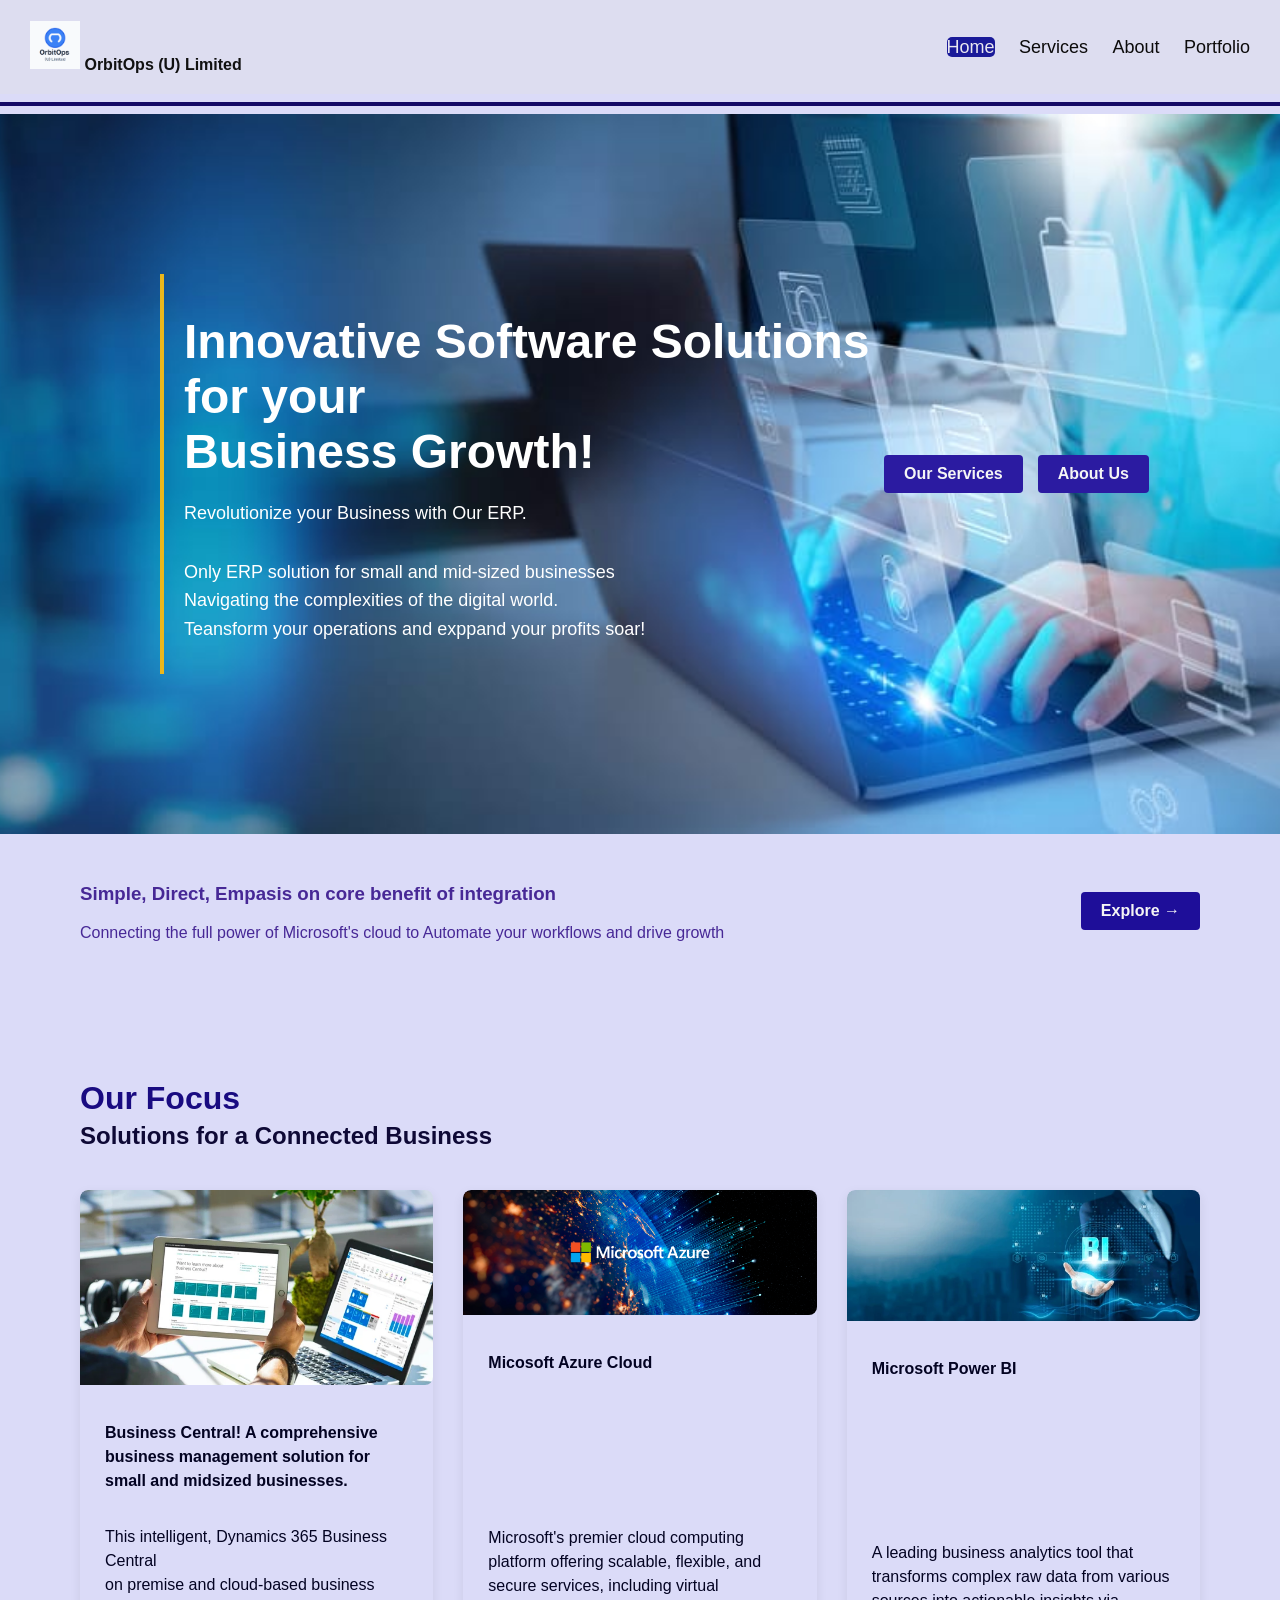
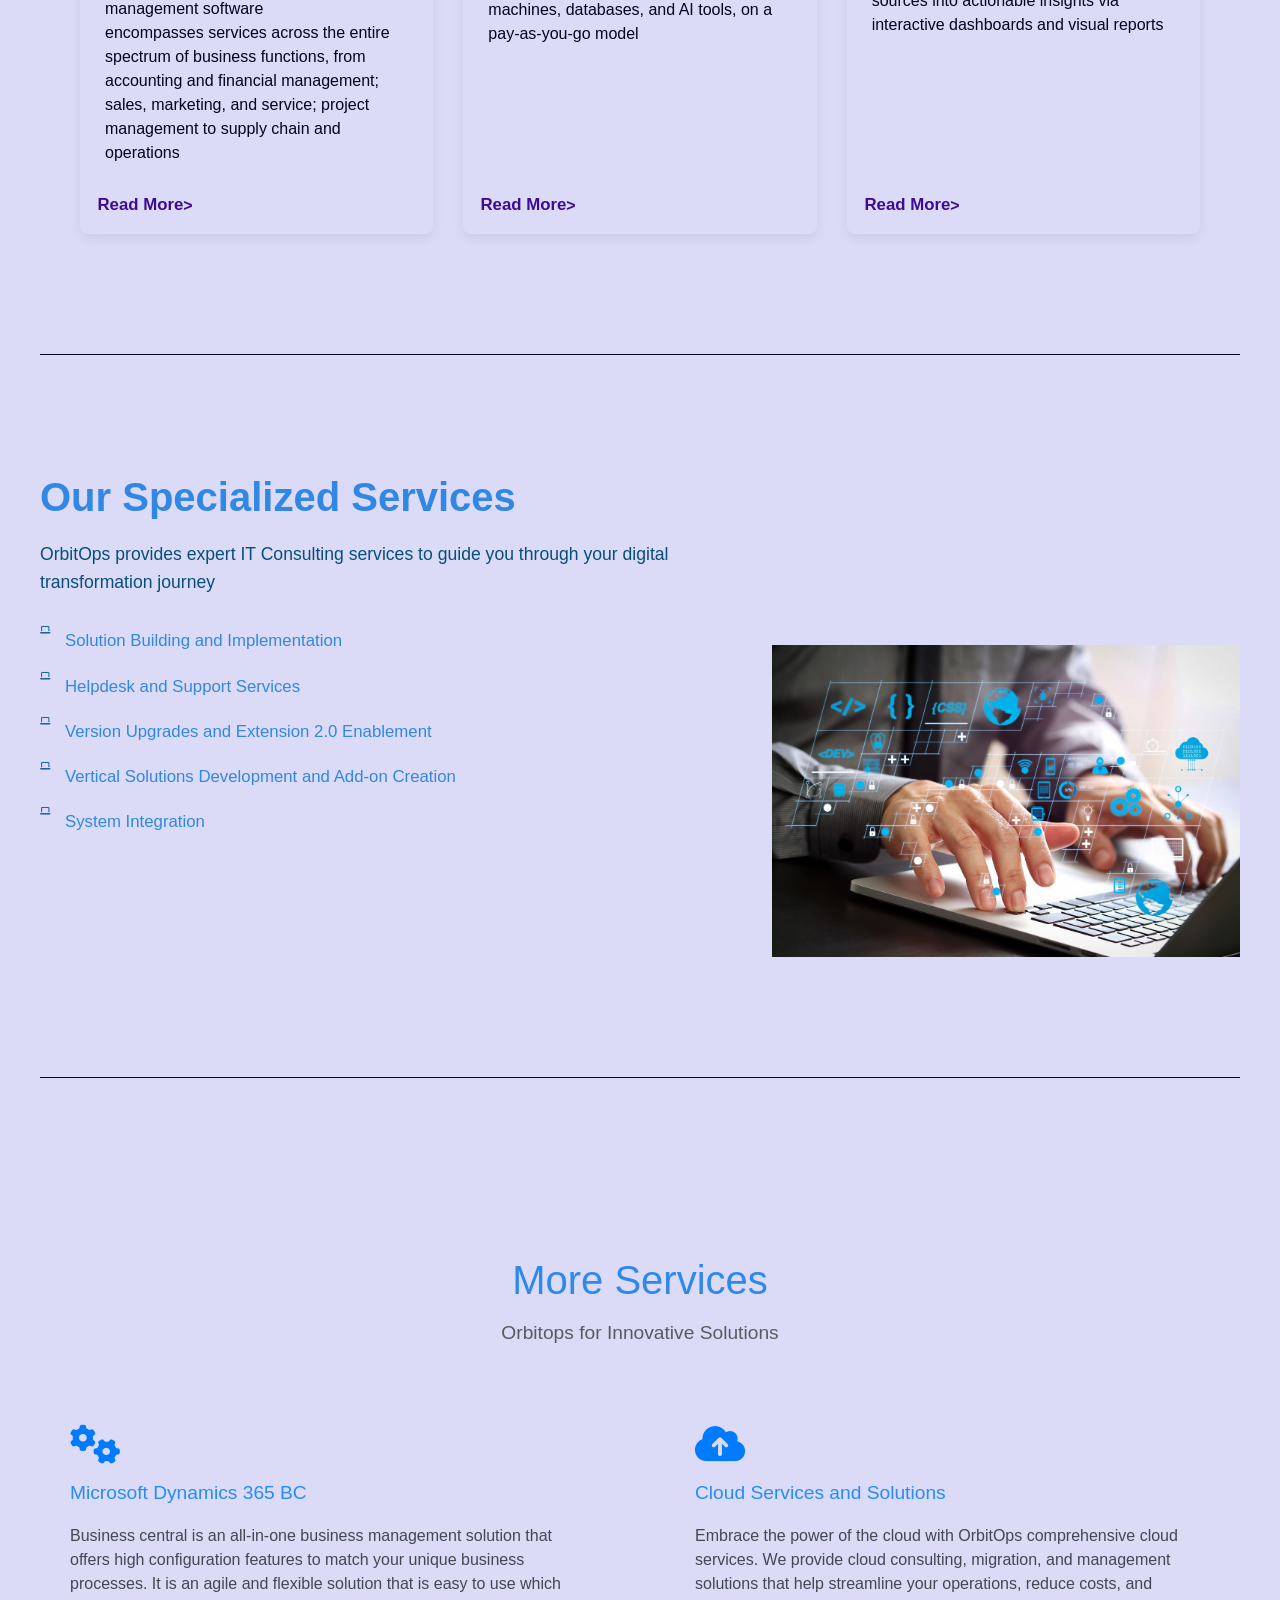
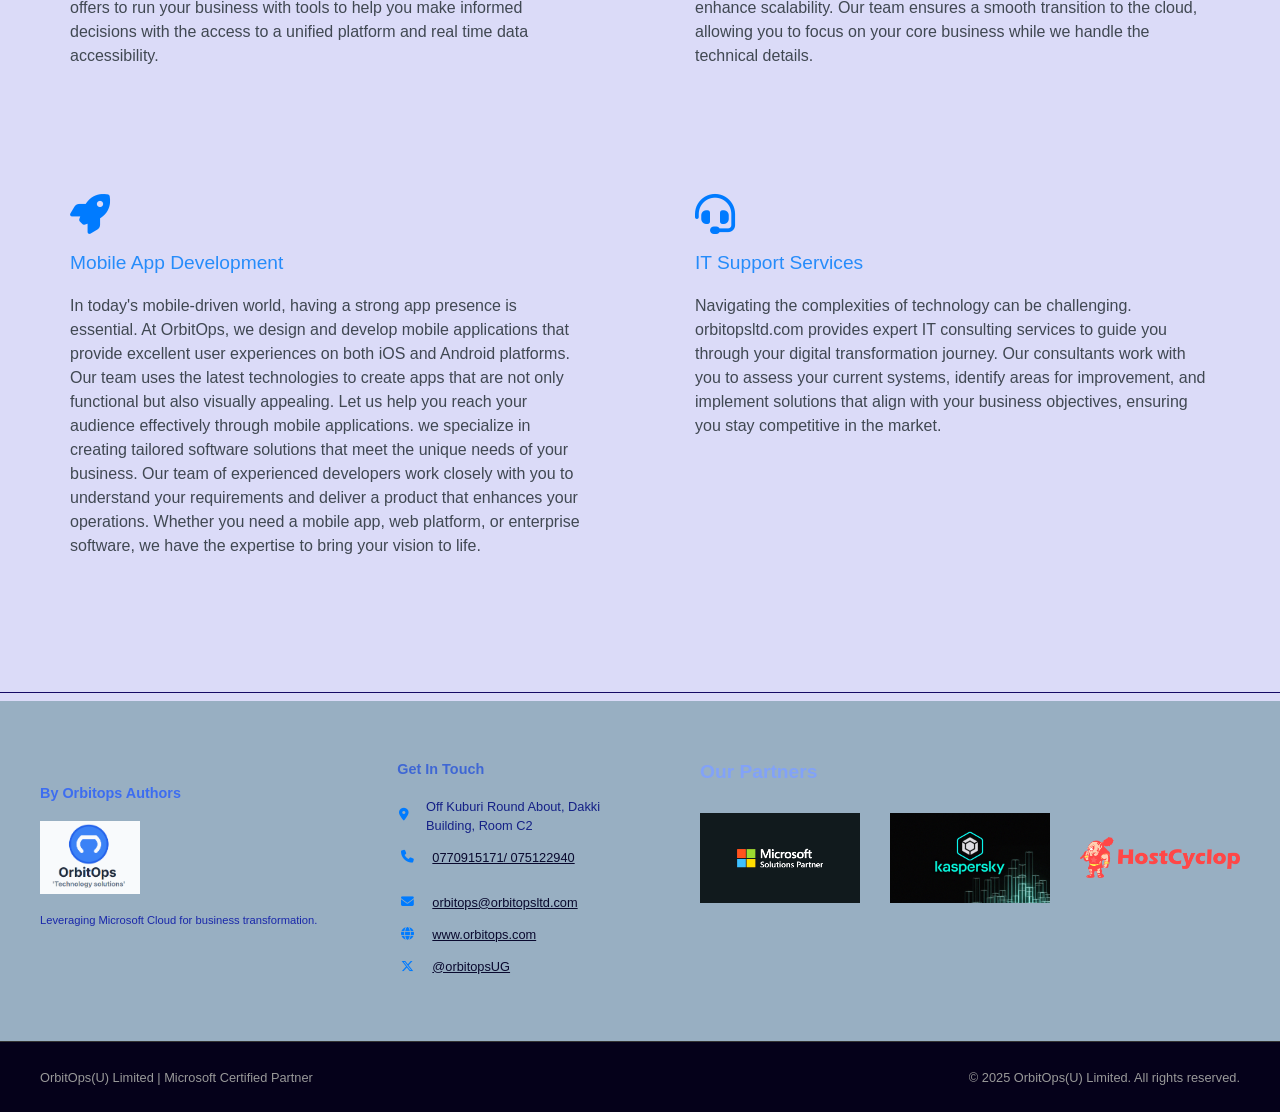
<file: index.html>
<!DOCTYPE html>
<html lang="en">
<head>
    <meta charset="UTF-8">
    <meta name="viewpoint" content="width=device-width, initial-scale=1.0">
    <title>
        Orbitops-Homepage
    </title>
    <link rel="stylesheet" href="style.css">
    <link rel="stylesheet" href="https://cdnjs.cloudflare.com/ajax/libs/font-awesome/6.5.1/css/all.min.css">
    
</head>
<body>
        <header class="main-header">
        <div class="header-left">
    <h1><img src="images/logo2.PNG" alt="logo" width="50px"> OrbitOps (U) Limited
        </div>
        
        <nav class="header-right">
            <a href="index.html" class="active">Home</a>
            <a href="services.html">Services</a>
            <a href="about.html">About</a>
            <a href="portfolio.html">Portfolio</a>
        </nav>
    </h1>
    </header>
    <hr>
    
    <section id="hero">
        <div class="hero-content">
            <h2>Innovative Software Solutions for your<br>Business Growth!</h2>
            <p>Revolutionize your Business with Our ERP.</p>
            <p>Only ERP solution for small and mid-sized businesses<br>Navigating the complexities of the digital world.<br> 
                Teansform your operations and exppand your profits soar!</p>
        </div>
        <div class="hero-buttons">
            <a href="services.html" class="btn-primary">Our Services</a>
            <a href="about.html" class="btn-secondary">About Us</a>
        </div>
    </section>
    
    <section class="updates">
        <div class="updates-content">
            <h3>Simple, Direct, Empasis on core benefit of integration</h3>
            <p>Connecting the full power of Microsoft's cloud to Automate your workflows and drive growth</p>
        </div>
        <a href="services.html" class="btn-services">Explore →</a>
    </section>
    
    <section class="features">
        <div class="features-header">
            <p class="features-label">Our Focus</p>
            <h4 class="section-heading">Solutions for a Connected Business</h4>
        </div>
        
        <div class="card-container-bc">
            <div class="bc-card">
                <div class="card-image-wrapper">
                    <img src="images/bc3.png" alt="Business Central ERP Interface" class="card-image">
                </div>
                <div class="card-body">
                    <p><strong>Business Central! A comprehensive business management solution for small and midsized businesses.</strong></p>
                    <p>This intelligent, Dynamics 365 Business Central<br>
                        on premise and cloud-based business management software <br>
                        encompasses services across the entire spectrum of business functions, 
                        from accounting and financial management; sales, marketing, and service; 
                        project management to supply chain and operations</p>
                        <a href="services.html#business-central" class="bc-link">Read More
                            <span class="arrow-icon"> ></span>
                        </a>
                </div>
            </div>
            
            <div class="bc-card">
                <div class="card-image-wrapper">
                    <img src="images/azure.png" alt="M365 Azure Cloud" class="card-image">
                </div>
                <div class="card-body">
                    <p><strong>Micosoft Azure Cloud</strong></p>
                    <p>Microsoft's premier cloud computing platform offering scalable, flexible, and 
                        secure services, including virtual machines, databases, and AI tools, on a pay-as-you-go model</p>
                        <a href="services.html#azure-cloud" class="bc-link">Read More
                            <span class="arrow-icon"> ></span>
                        </a>
                </div>
            </div>
            
            <div class="bc-card">
                <div class="card-image-wrapper">
                    <img src="images/power.webp" alt="Microsoft Power BI" class="card-image">
                </div>
                <div class="card-body">
                    <p><strong>Microsoft Power BI</strong></p>
                    <p>A leading business analytics tool that transforms complex raw data from various sources into actionable insights via interactive dashboards and visual reports</p>
                    <a href="services.html#power-bi" class="bc-link">Read More
                        <span class="arrow-icon"> ></span>
                    </a>
                </div>
            </div>
        </div>
    </section>
    <hr class="section-divider">
    
    <section class="services-and-banner">
        <div class="servban-content">
            <h4 class="servban-heading">Our Specialized Services</h4>
            <p class="servban-intro">OrbitOps provides expert IT Consulting services to guide you through your digital transformation journey</p>
            <ul class="servban-list">
                <li>
                    <i class="servban-icon fas fa-laptop"></i>Solution Building and Implementation
                </li>
                <li>
                    <i class="servban-icon fas fa-laptop"></i>Helpdesk and Support Services
                </li>
                <li>
                    <i class="servban-icon fas fa-laptop"></i>Version Upgrades and Extension 2.0 Enablement
                </li>
                <li>
                    <i class="servban-icon fas fa-laptop"></i>Vertical Solutions Development and Add-on Creation
                </li>
                <li>
                    <i class="servban-icon fas fa-laptop"></i>System Integration
                </li>
            </ul>
        </div>
        <div class="servban-banner">
            <img src="images/buz4.jpg" alt="Our Services" class="banner-image">
        </div>
    </section>
     <hr class="section-divider">

    <section class="feature-grid-section">
    
    <p class="grid-heading">More Services</p>
    <p class="grid-subheading">Orbitops for Innovative Solutions</p>
    
    <div class="feature-grid-container">
        
        <div class="feature-item">
            <i class="grid-icon fas fa-cogs"></i> 
            <p class="title">Microsoft Dynamics 365 BC</h4>
            <p>Business central is an all-in-one business management solution that offers high configuration features to match your unique business processes. It is an agile and flexible solution that is easy to use which offers to run your business with tools to help you make informed decisions with the access to a unified platform and real time data accessibility. 

</p>
        </div>
        
        <div class="feature-item">
            <i class="grid-icon fas fa-cloud-upload-alt"></i> 
            <p class="title">Cloud Services and Solutions</p>
            <p>Embrace the power of the cloud with OrbitOps comprehensive cloud services. We provide cloud consulting, migration, and management solutions that help streamline your operations, reduce costs, and enhance scalability. Our team ensures a smooth transition to the cloud, allowing you to focus on your core business while we handle the technical details.</p>
        </div>
        
        <div class="feature-item">
            <i class="grid-icon fas fa-rocket"></i> 
            <p class="title">Mobile App Development</p>
            <p>In today's mobile-driven world, having a strong app presence is essential. At OrbitOps, we design and develop mobile applications that provide excellent user experiences on both iOS and Android platforms. Our team uses the latest technologies to create apps that are not only functional but also visually appealing. Let us help you reach your audience effectively through mobile applications.

 we specialize in creating tailored software solutions that meet the unique needs of your business. Our team of experienced developers work closely with you to understand your requirements and deliver a product that enhances your operations. Whether you need a mobile app, web platform, or enterprise software, we have the expertise to bring your vision to life. </p>
        </div>
        <div class="feature-item">
        <i class="grid-icon fas fa-headset"></i> 
        <p class="title">IT Support Services</h4>
        <p>Navigating the complexities of technology can be challenging. orbitopsltd.com provides expert IT consulting services to guide you through your digital transformation journey. Our consultants work with you to assess your current systems, identify areas for improvement, and implement solutions that align with your business objectives, ensuring you stay competitive in the market.</p>
        
         </div>
</section>
<hr class="footer-hr">
<footer class="home-page-footer">
    <div class="footer-top-content">
        <div class="footer-col-group">
            <div class="footer-branding">
                <h5>By Orbitops Authors</h5>
                <div class="logo-placeholder">
                    <img src="images/nlogo.PNG" alt="Company Logo" class="footer-logo">
                </div>
                <p class="company-tagline">Leveraging Microsoft Cloud for business transformation.</p>
            </div>

            <div class="footer-contact-info">
                <h6>Get In Touch</h6>
                <p>
                    <i class="fas fa-map-marker-alt"></i>Off Kuburi Round About, Dakki Building, Room C2
                </p>
                <p>
                    <i class="fas fa-phone"></i> <a href="tel:+256">0770915171/ 075122940</a> </p>
                <p>
                <p>
                    <i class="fas fa-envelope"></i> <a href="mailto:info@yourcompany.com">orbitops@orbitopsltd.com</a>
                </p>
                <p>
                    <i class="fas fa-globe"></i> <a href="https://www.yourcompany.com">www.orbitops.com</a>
                </p>
                <p>
                    <i class="fab fa-x-twitter"></i> <a href="https://x.com/YourCompanyIT">@orbitopsUG</a>
                </p>
            </div>
        </div>
        
        <div class="footer-col-partners">
            <h6>Our Partners</h6>
            <div class="partner-logos">
                <img src="images/partner.png" alt="Microsoft Partner Logo" class="partner-logo">
                <img src="images/kasp.jpeg" alt="Kaspersky Partner Logo" class="partner-logo">
                <img src="images/hostcyclop.png" alt="Hostcyclop Partner Logo" class="partner-logo">
            </div>
        </div>

    </div>
    
    <div class="footer-bottom-bar">
        <p>OrbitOps(U) Limited | Microsoft Certified Partner</p>
        <p>&copy; 2025 OrbitOps(U) Limited. All rights reserved.</p>
    </div>
</footer>
    <script src="script.js"></script>
</body>
</html>
</file>
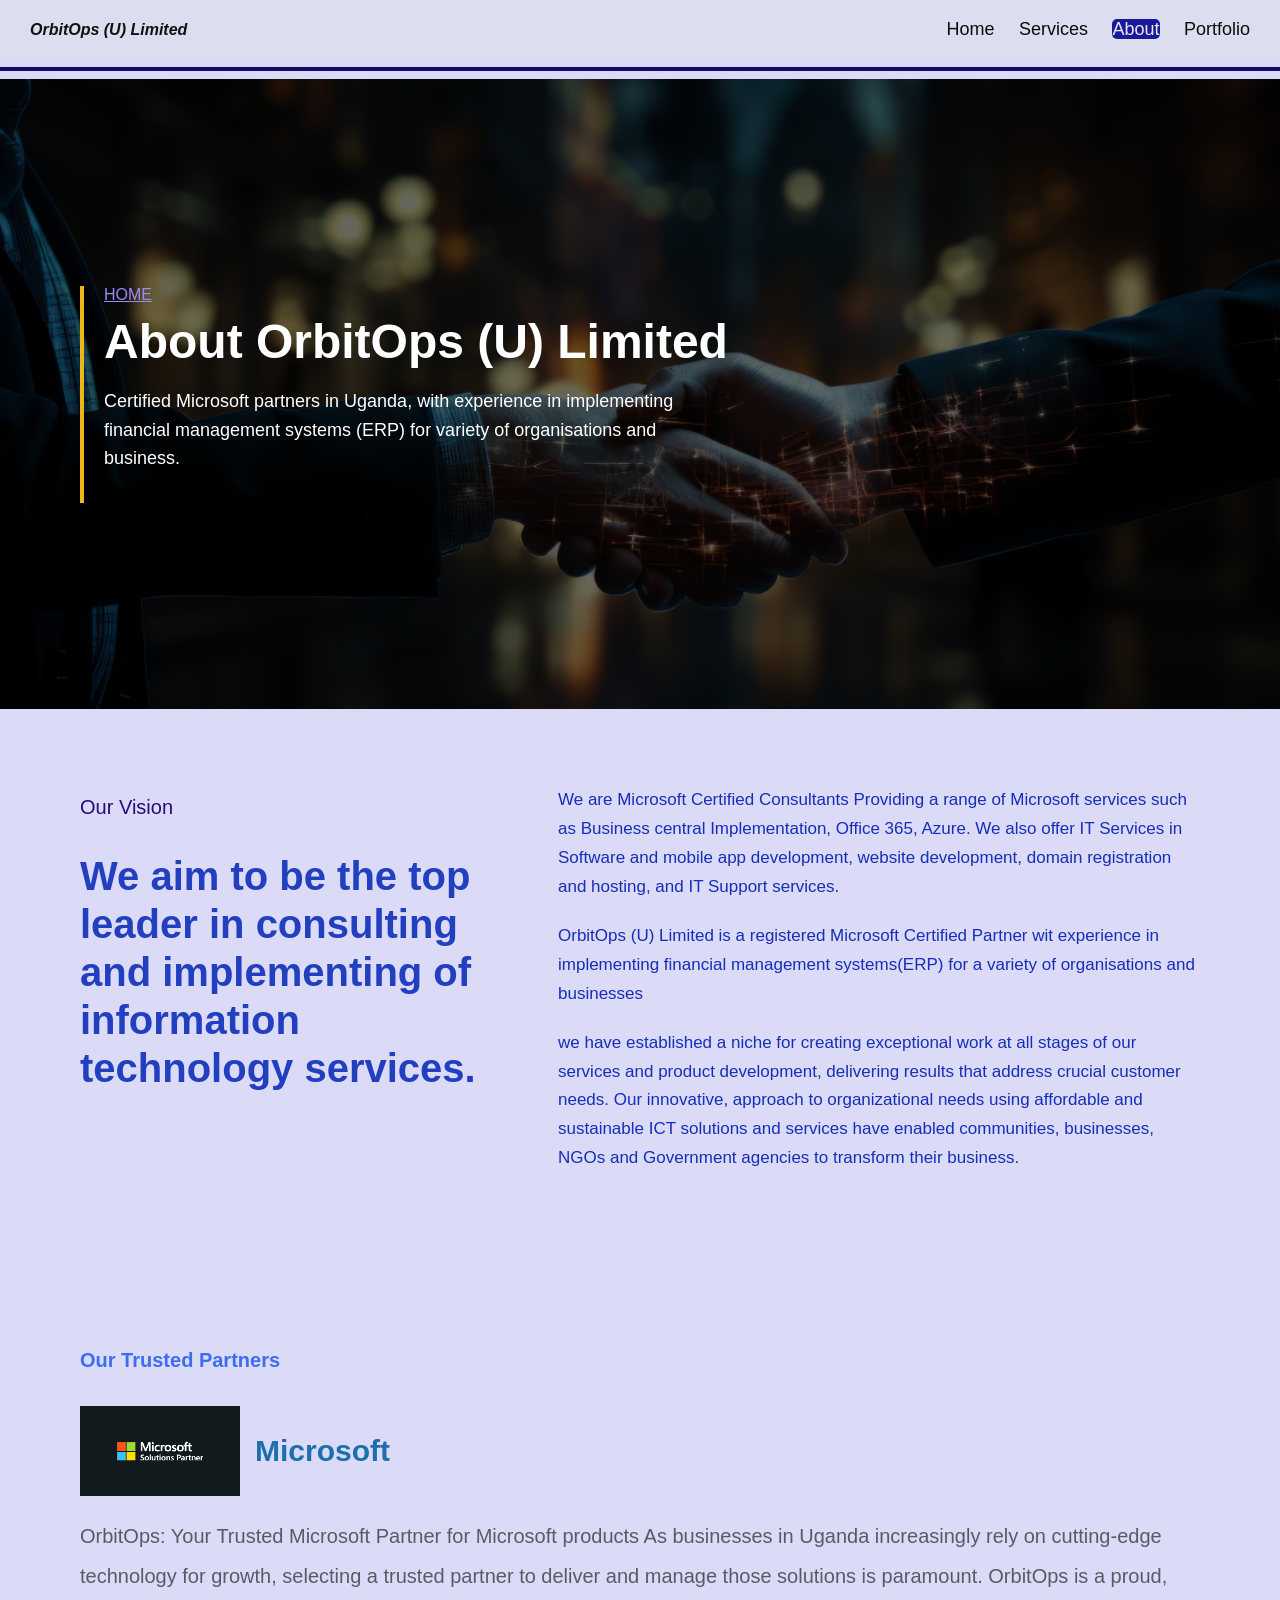
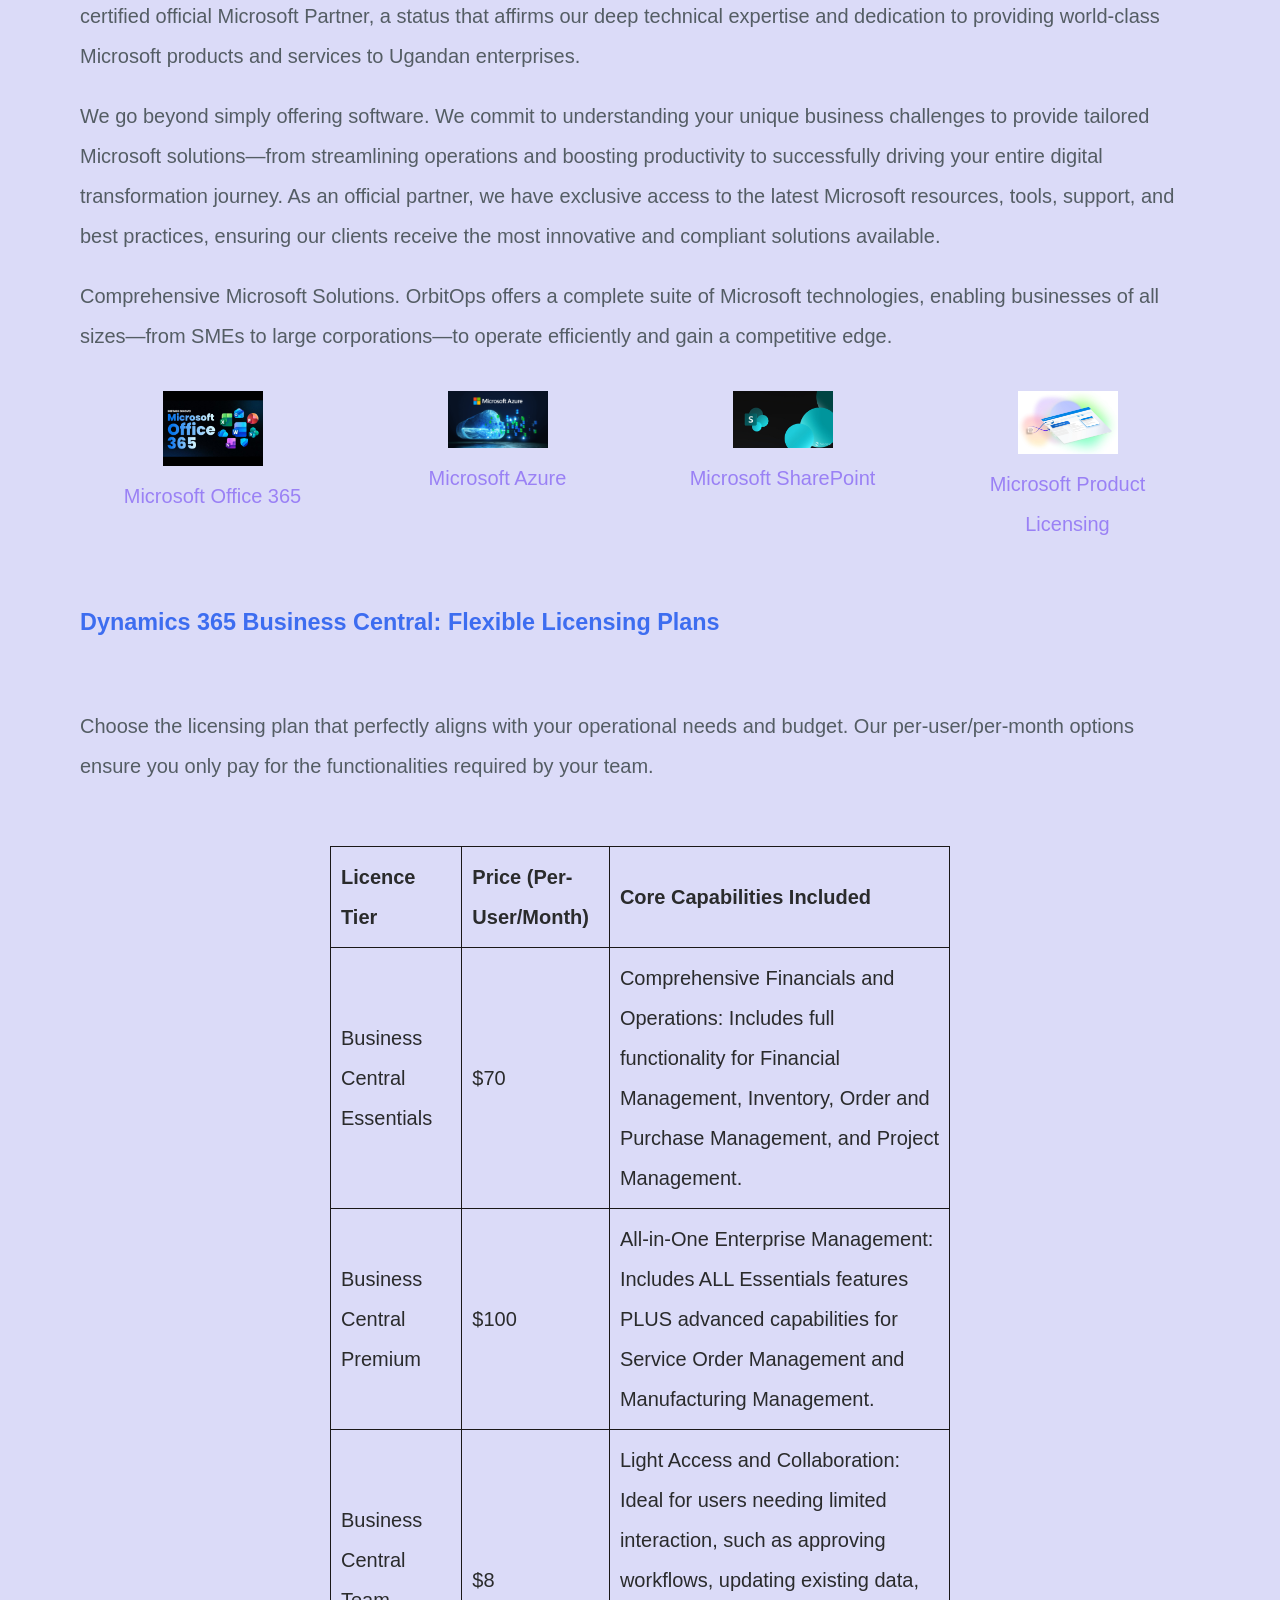
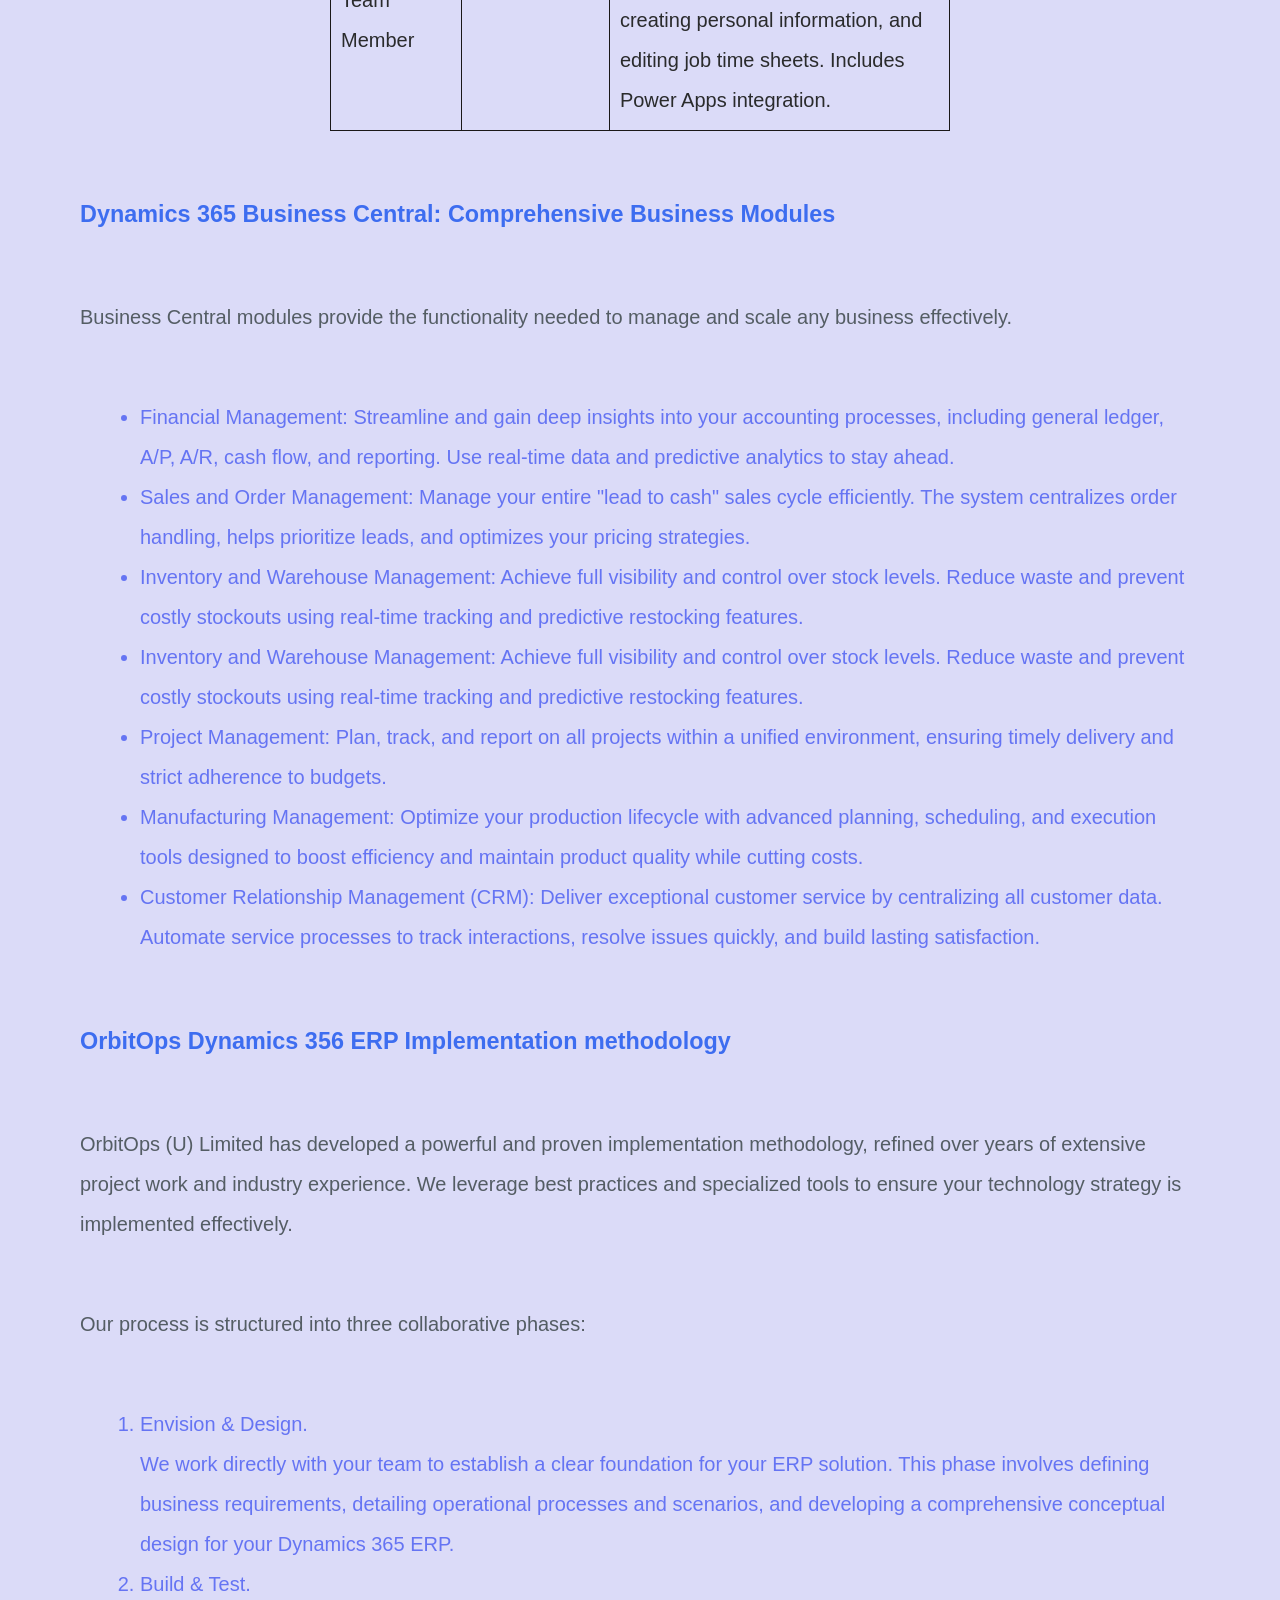
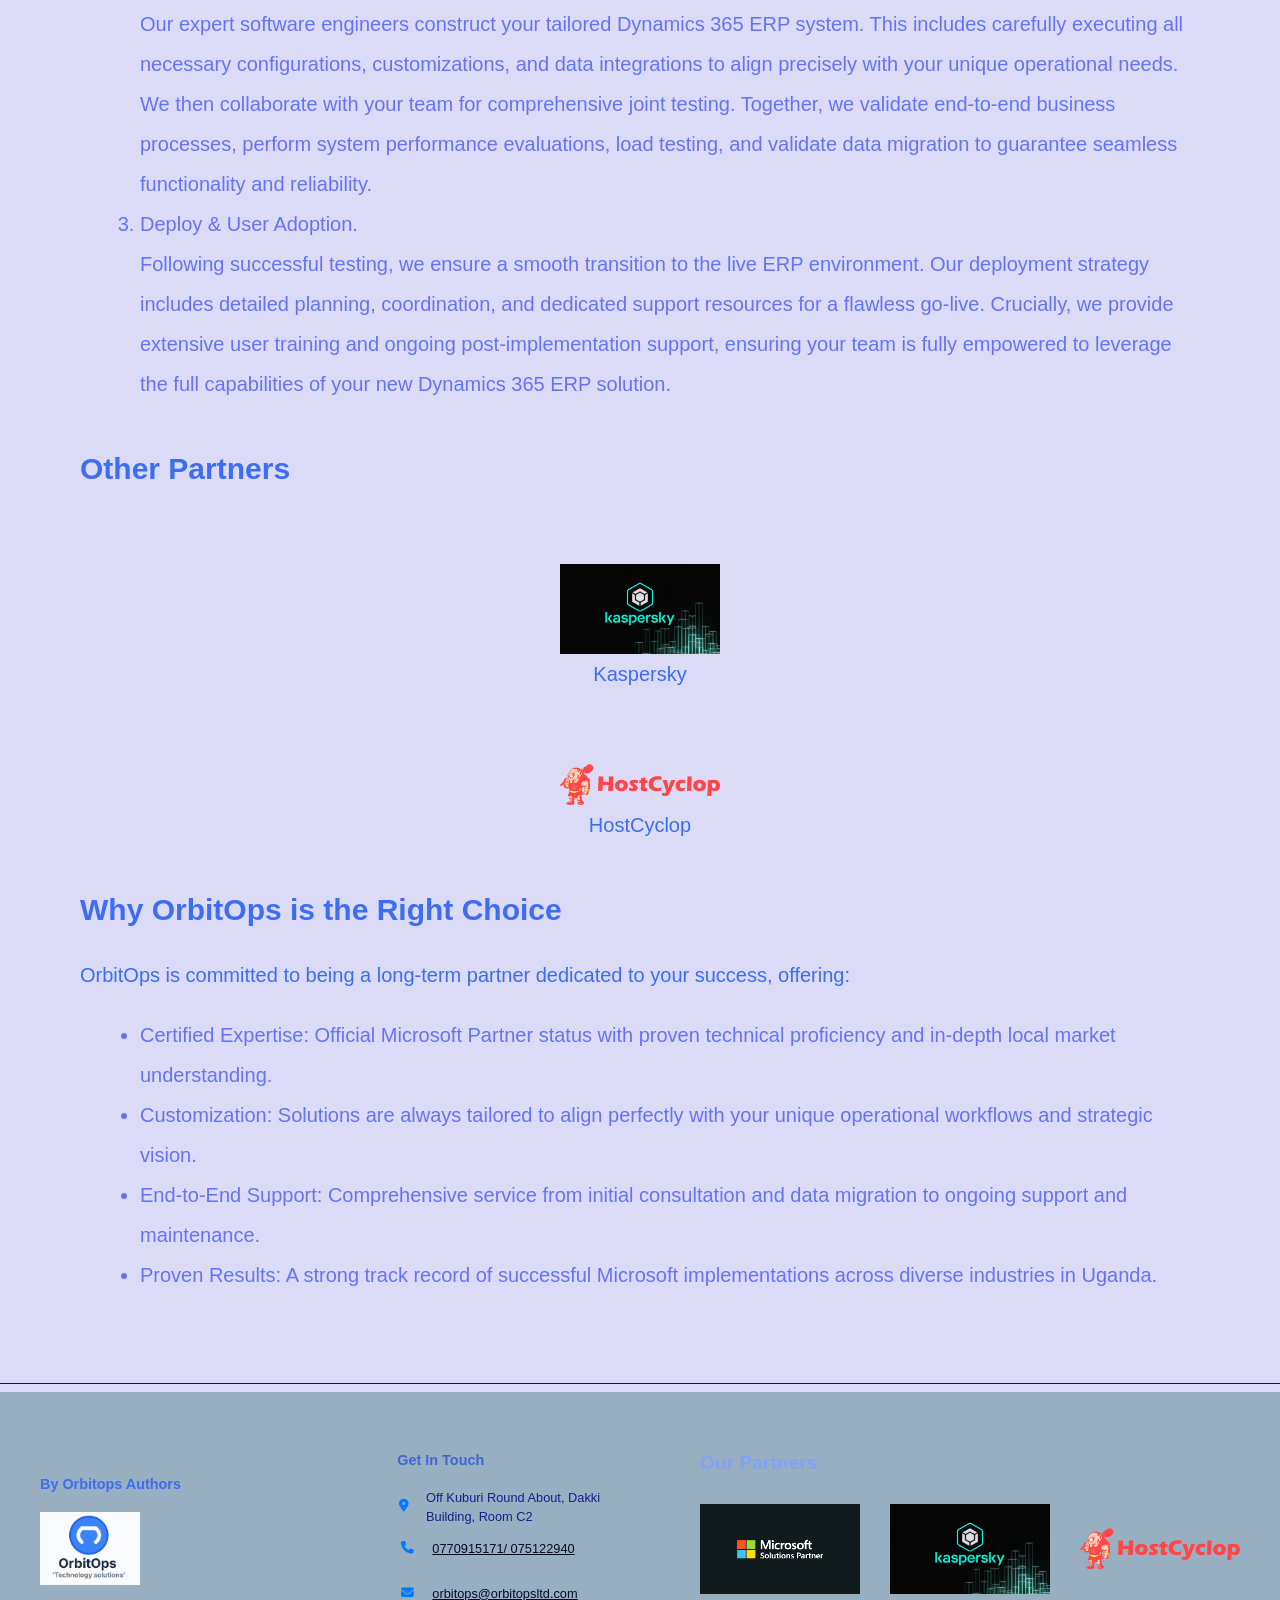
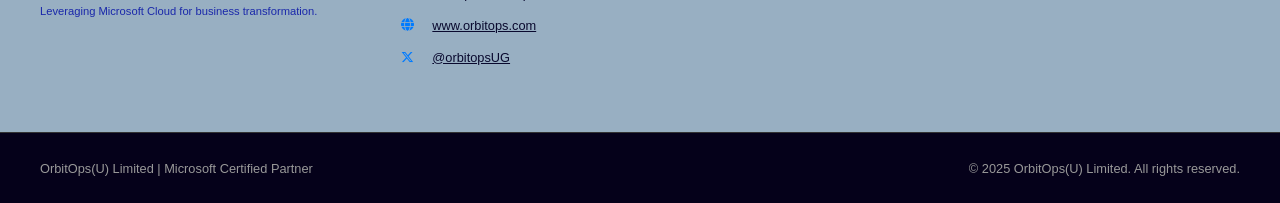
<file: about.html>
<!DOCTYPE html>
<html lang="en">
<head>
    <meta charset="UTF-8">
    <meta name="viewpoint" content="width=device-width, initial-scale=1.0">
    <title>
        About
    </title>
    <link rel="stylesheet" href="style.css">
    <link rel="stylesheet" href="https://cdnjs.cloudflare.com/ajax/libs/font-awesome/6.5.1/css/all.min.css">
    
</head>
<body>
    <header class="main-header">
        <div class="header-left">
    <h1><i>OrbitOps (U) Limited</i>
        </div>
        <nav class="header-right">
            <a href="index.html">Home</a>
            <a href="services.html">Services</a>
            <a href="about.html" class="active">About</a>
            <a href="portfolio.html">Portfolio</a>
        </nav>
    </h1>
    </header>
    <hr>
    <section class="hero-about">
    <div class="hero-content">
        <a href="index.html" class="about-link">HOME</a>
        <h1>About OrbitOps (U) Limited</h1>
        <p>
           Certified Microsoft partners in Uganda, with experience in implementing financial management systems (ERP) for variety of organisations and business.
        </p>
    </div>
</section>
<section class="vision-section">
    <div class="vision-left">
        <h4 class="small-title">Our Vision</h4>
        <h2 class="big-text">We aim to be the top leader in consulting and implementing of information technology services.</h2>
    </div>

    <div class="vision-right">
        <p>
            We are Microsoft Certified Consultants Providing a range of Microsoft services 
            such as Business central Implementation, Office 365, Azure. We also offer IT Services 
            in Software and mobile app development, website development, domain registration and hosting, 
            and IT Support services. 
        </p>
        <p>
             OrbitOps (U) Limited is a registered Microsoft Certified Partner wit experience in implementing 
             financial management systems(ERP) for a variety of organisations and businesses
        </p>

        <p>
            we have established a niche for creating exceptional work at all stages of our services and product
             development, delivering results that address crucial customer needs. Our innovative, approach to 
             organizational needs using affordable and sustainable ICT solutions and services have enabled 
             communities, businesses, NGOs and Government agencies to transform their business.
        </p>
    </div>
</section>

<main>
    <h4>Our Trusted Partners</h4>

  <section id="microsoft-partner">
    <div class="partner-header">
      <img src="images/partner.png" alt="Microsoft Logo" class="partner-logo">
      <h2>Microsoft</h2>
    </div>
    <p>OrbitOps: Your Trusted Microsoft Partner for Microsoft products
As businesses in Uganda increasingly rely on cutting-edge technology for growth, 
selecting a trusted partner to deliver and manage those solutions is paramount. OrbitOps is a proud, 
certified official Microsoft Partner, a status that affirms our deep technical expertise and dedication to 
providing world-class Microsoft products and services to Ugandan enterprises.
</p>
<p>We go beyond simply offering software. We commit to understanding your unique business challenges to provide 
    tailored Microsoft solutions—from streamlining operations and boosting productivity to successfully driving 
    your entire digital transformation journey. As an official partner, we have exclusive access to the latest Microsoft 
    resources, tools, support, and best practices, ensuring our clients receive the most innovative and compliant 
    solutions available.
</p>
    <p>Comprehensive Microsoft Solutions.
OrbitOps offers a complete suite of Microsoft technologies, enabling businesses of all sizes—from SMEs to 
large corporations—to operate efficiently and gain a competitive edge.
</p>

    <div class="child-partners">
      <div class="child-partner">
        <img src="images/ms365.jpg" alt="Office 365 Logo" class="child-logo">
        <div class="except"></div>
        Microsoft Office 365
      </div>
      <div class="child-partner">
        <img src="images/aazur.png" alt="Azure Logo" class="child-logo">
        Microsoft Azure
      </div>
      <div class="child-partner">
        <img src="images/ssp.jpg" alt="SharePoint Logo" class="child-logo">
        Microsoft SharePoint
        
      </div>
      <div class="child-partner">
        <img src="images/licen.webp" alt="Licensing Logo" class="child-logo">
       
        Microsoft Product Licensing 
        
    </div>

    <h3>Dynamics 365 Business Central: Flexible Licensing Plans</h3>
    <p>Choose the licensing plan that perfectly aligns with your operational needs and budget. 
        Our per-user/per-month options ensure you only pay for the functionalities required by your team.
</p>
    <table>
      <thead>
        <tr>
          <th>Licence Tier</th>
          <th>Price (Per-User/Month)</th>
          <th>Core Capabilities Included</th>
        </tr>
      </thead>
      <tbody>
        <tr>
          <td>Business Central Essentials</td>
          <td>$70</td>
          <td>Comprehensive Financials and Operations: Includes full functionality for Financial Management, 
            Inventory, Order and Purchase Management, and Project Management.
        </td>
        </tr>
        <tr>
          <td>Business Central Premium</td>
          <td>$100</td>
          <td>All-in-One Enterprise Management: Includes ALL Essentials features 
            PLUS advanced capabilities for Service Order Management and Manufacturing Management.
        </td>
        </tr>
        <tr>
          <td>Business Central Team Member</td>
          <td>$8</td>
          <td>Light Access and Collaboration: Ideal for users needing limited interaction, such as approving workflows, 
            updating existing data, creating personal information, and editing job time sheets. Includes Power Apps 
            integration.
        </td>
        </tr>
       
      </tbody>
    </table>

    <h3>Dynamics 365 Business Central: Comprehensive Business Modules</h3>
    <p>Business Central modules provide the functionality needed to manage and scale any business effectively.</p>
    <ul>
        <li>Financial Management: Streamline and gain deep insights into your accounting processes, 
            including general ledger, A/P, A/R, cash flow, and reporting. Use real-time data and predictive 
            analytics to stay ahead.
</li>
<li>Sales and Order Management: Manage your entire "lead to cash" sales cycle efficiently. 
    The system centralizes order handling, helps prioritize leads, and optimizes your pricing strategies.
</li>
<li>Inventory and Warehouse Management: Achieve full visibility and control over stock levels. Reduce waste 
    and prevent costly stockouts using real-time tracking and predictive restocking features.
</li>
<li>Inventory and Warehouse Management: Achieve full visibility and control over stock levels. Reduce waste and 
    prevent costly stockouts using real-time tracking and predictive restocking features.
</li>
<li>Project Management: Plan, track, and report on all projects within a unified environment, ensuring timely delivery 
    and strict adherence to budgets.
</li>
<li>Manufacturing Management: Optimize your production lifecycle with advanced planning, scheduling, and execution tools 
    designed to boost efficiency and maintain product quality while cutting costs.
</li>
<li>Customer Relationship Management (CRM): Deliver exceptional customer service by centralizing all customer data. 
    Automate service processes to track interactions, resolve issues quickly, and build lasting satisfaction.
</li>
    </ul>

    <h3>OrbitOps Dynamics 356 ERP Implementation methodology</h3>
    <p>OrbitOps (U) Limited has developed a powerful and proven implementation methodology, 
        refined over years of extensive project work and industry experience. We leverage best practices 
        and specialized tools to ensure your technology strategy is implemented effectively.
</p>
<p>Our process is structured into three collaborative phases:
</p>
    <ol>
        <li>Envision & Design.<br>
We work directly with your team to establish a clear foundation for your ERP solution. This phase involves defining business requirements, detailing operational processes and scenarios, and developing a comprehensive conceptual design for your Dynamics 365 ERP.
</li>
<li>Build & Test.<br>
Our expert software engineers construct your tailored Dynamics 365 ERP system. This includes carefully executing all necessary configurations, customizations, and data integrations to align precisely with your unique operational needs.
We then collaborate with your team for comprehensive joint testing. Together, we validate end-to-end business processes, perform system performance evaluations, load testing, and validate data migration to guarantee seamless functionality and reliability.
</li>
<li>Deploy & User Adoption.<br>
Following successful testing, we ensure a smooth transition to the live ERP environment. Our deployment strategy 
includes detailed planning, coordination, and dedicated support resources for a flawless go-live.
Crucially, we provide extensive user training and ongoing post-implementation support, ensuring your team is fully 
empowered to leverage the full capabilities of your new Dynamics 365 ERP solution.
</li>
    </ol>
  </section>

  <section id="other-partners">
    <h2>Other Partners</h2>
    <div class="child-partner">
      <img src="images/kasp.jpeg" alt="Kaspersky Logo" class="partner-logo">
      Kaspersky
    </div>
    <div class="child-partner">
      <img src="images/hostcyclop.png" alt="HostCyclop Logo" class="partner-logo">
      HostCyclop
    </div>
  </section>

  
  <section id="why-us">
    <h2>Why OrbitOps is the Right Choice</h2>
    <p>OrbitOps is committed to being a long-term partner dedicated to your success, offering:
</p>
    <ul>
        <li>Certified Expertise: Official Microsoft Partner status with proven technical proficiency and in-depth 
            local market understanding.
</li>
<li>Customization: Solutions are always tailored to align perfectly with your unique operational workflows and strategic 
    vision.
</li>
<li>End-to-End Support: Comprehensive service from initial consultation and data migration to ongoing support 
    and maintenance.
</li>
<li>Proven Results: A strong track record of successful Microsoft implementations across diverse industries in Uganda.
</li>
  </ul>
  </section>
</main>
<hr class="footer-hr">
<footer class="home-page-footer">
    <div class="footer-top-content">
        <div class="footer-col-group">
            <div class="footer-branding">
                <h5>By Orbitops Authors</h5>
                <div class="logo-placeholder">
                    <img src="images/nlogo.PNG" alt="Company Logo" class="footer-logo">
                </div>
                <p class="company-tagline">Leveraging Microsoft Cloud for business transformation.</p>
            </div>

            <div class="footer-contact-info">
                <h6>Get In Touch</h6>
                <p>
                    <i class="fas fa-map-marker-alt"></i>Off Kuburi Round About, Dakki Building, Room C2
                </p>
                <p>
                    <i class="fas fa-phone"></i> <a href="tel:+256">0770915171/ 075122940</a> </p>
                <p>
                <p>
                    <i class="fas fa-envelope"></i> <a href="mailto:info@yourcompany.com">orbitops@orbitopsltd.com</a>
                </p>
                <p>
                    <i class="fas fa-globe"></i> <a href="https://www.yourcompany.com">www.orbitops.com</a>
                </p>
                <p>
                    <i class="fab fa-x-twitter"></i> <a href="https://x.com/YourCompanyIT">@orbitopsUG</a>
                </p>
            </div>
        </div>
        
        <div class="footer-col-partners">
            <h6>Our Partners</h6>
            <div class="partner-logos">
                <img src="images/partner.png" alt="Microsoft Partner Logo" class="partner-logo">
                <img src="images/kasp.jpeg" alt="Kaspersky Partner Logo" class="partner-logo">
                <img src="images/hostcyclop.png" alt="Hostcyclop Partner Logo" class="partner-logo">
            </div>
        </div>

    </div>
    
    <div class="footer-bottom-bar">
        <p>OrbitOps(U) Limited | Microsoft Certified Partner</p>
        <p>&copy; 2025 OrbitOps(U) Limited. All rights reserved.</p>
    </div>
</footer>

     <script src="script.js"></script>
</body>
</html>
</file>
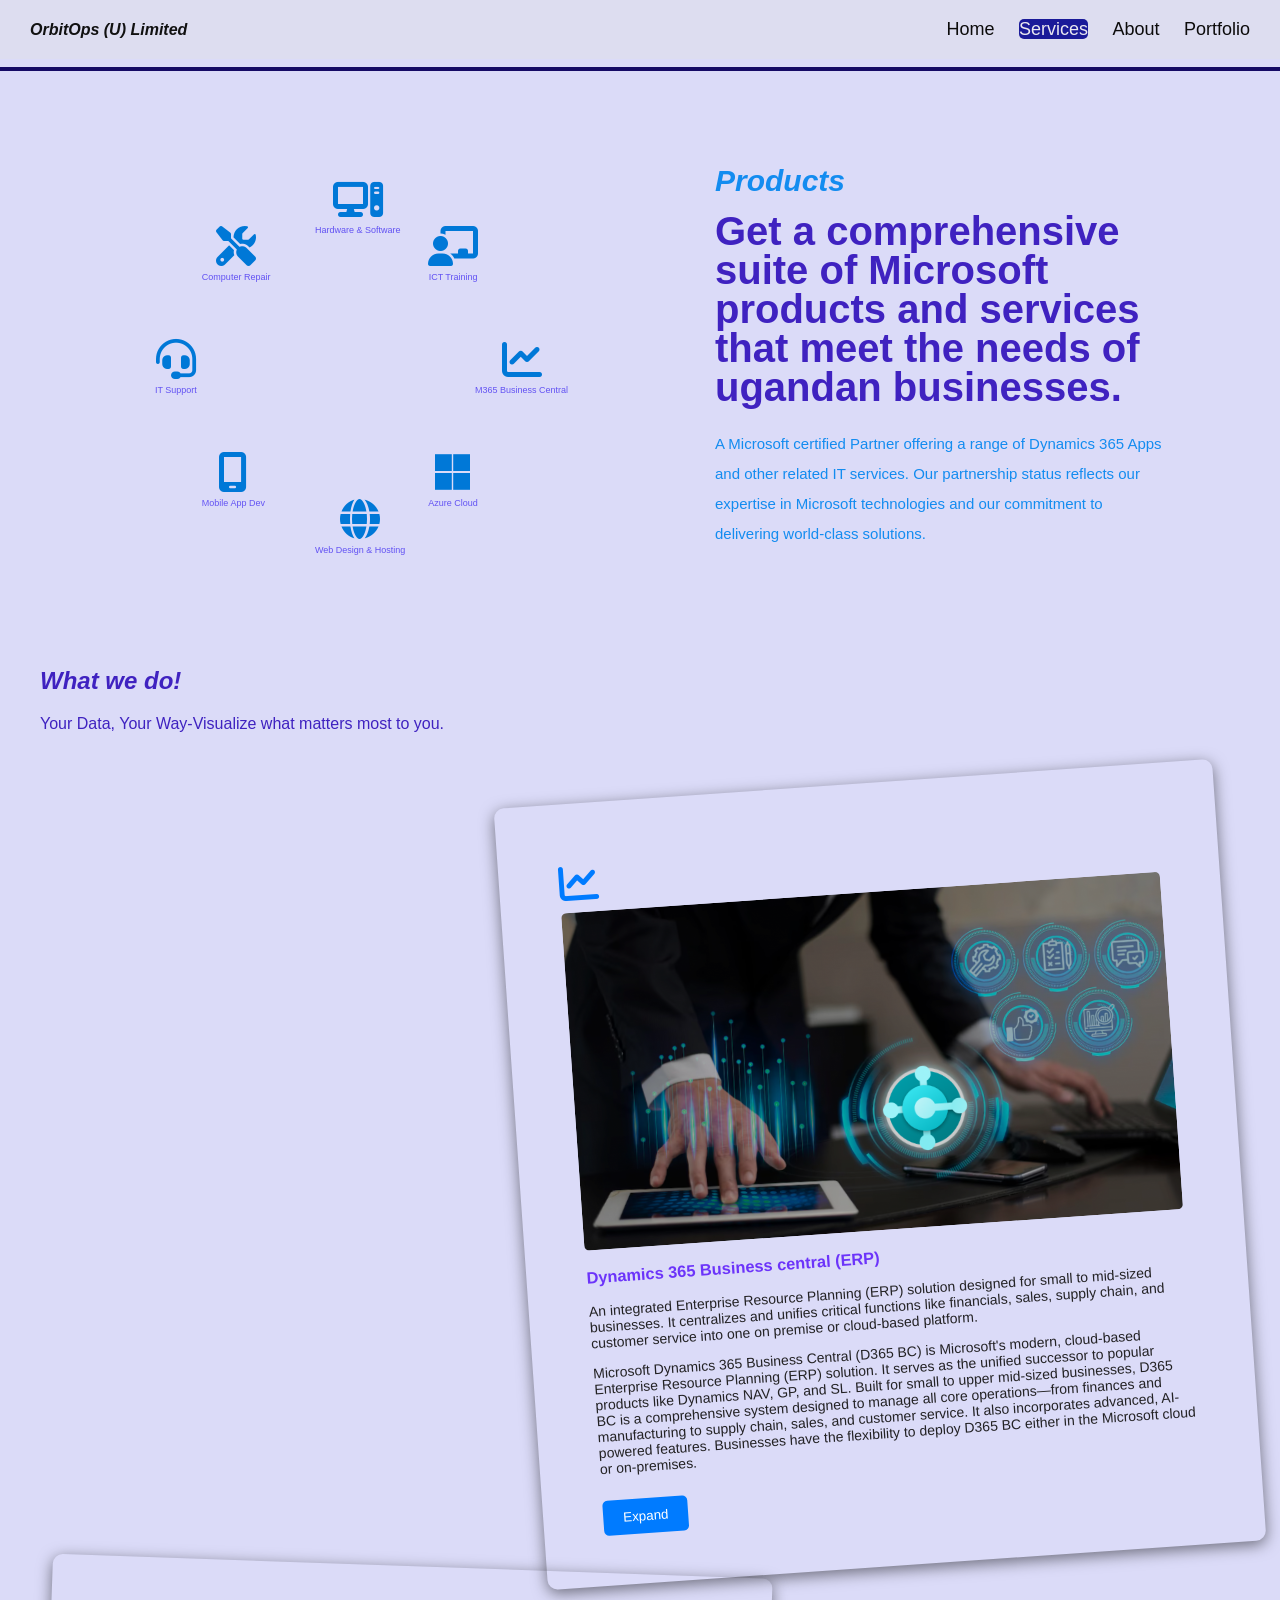
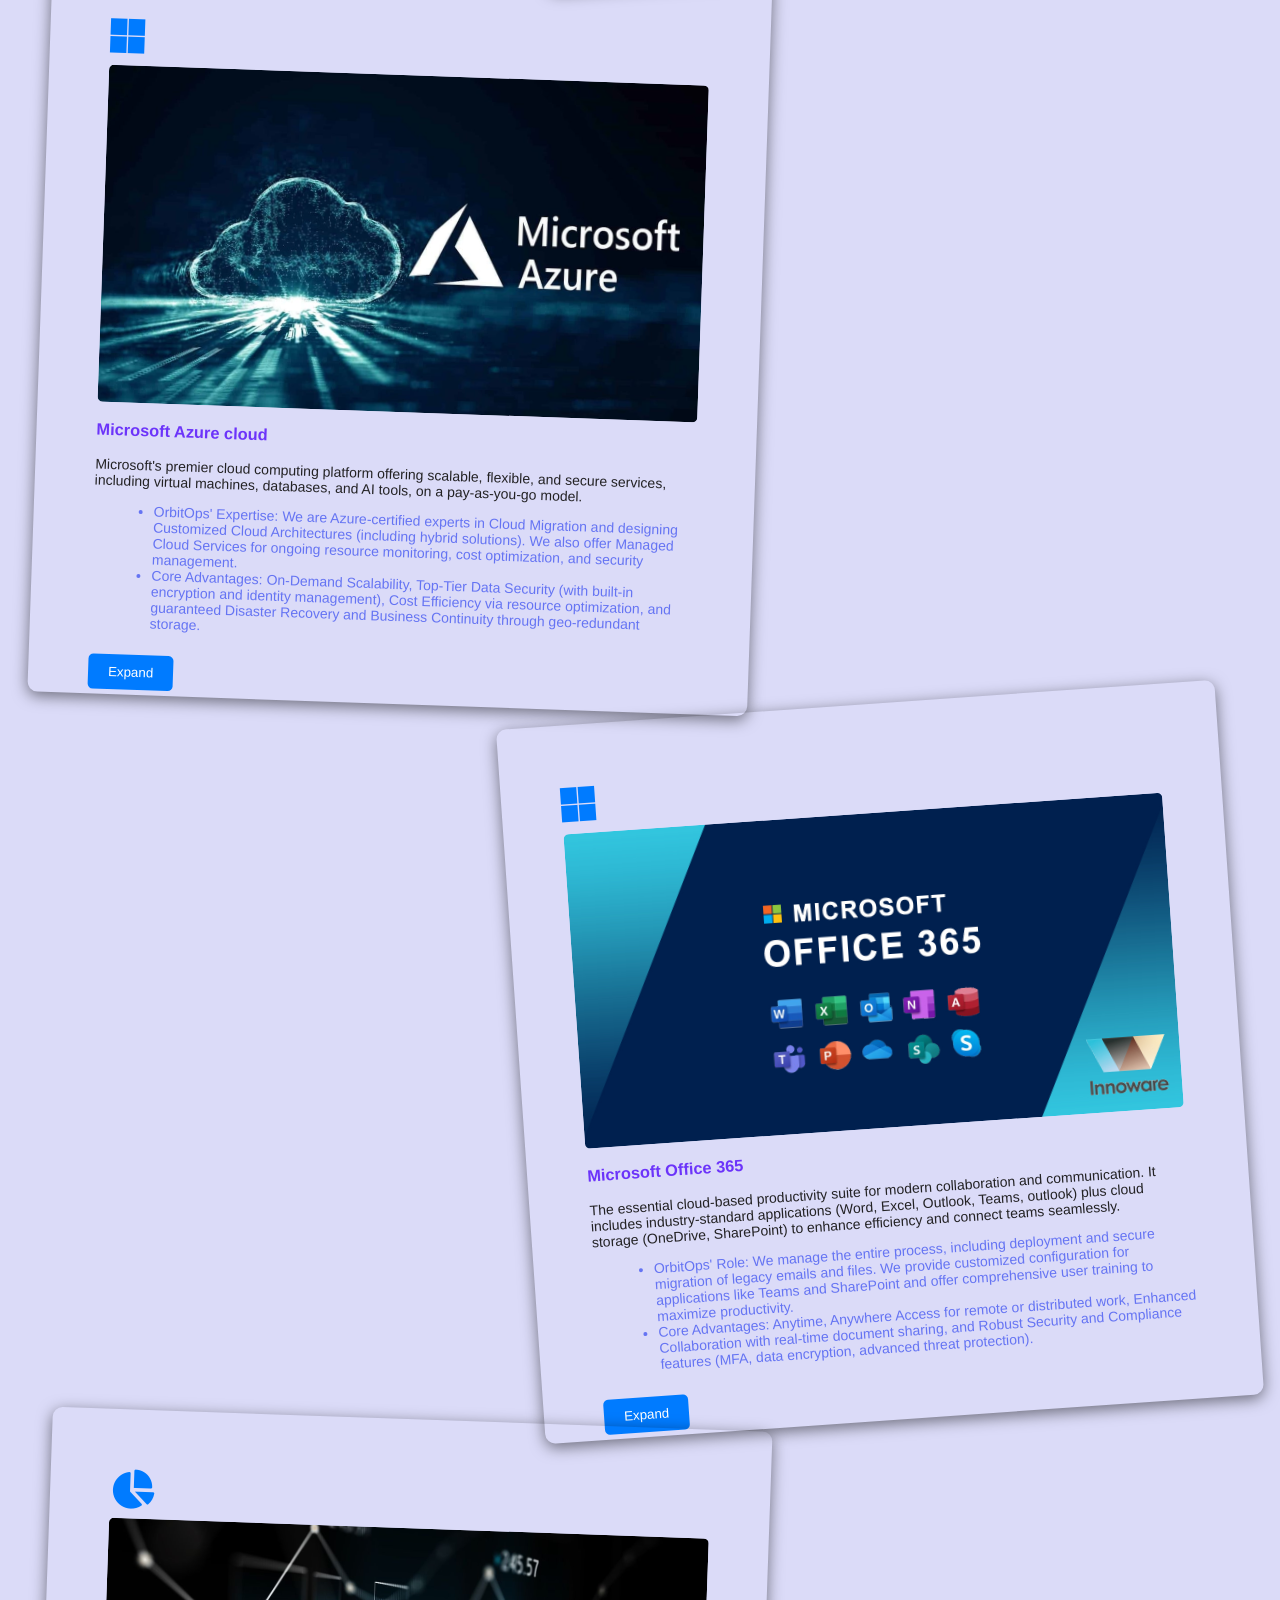
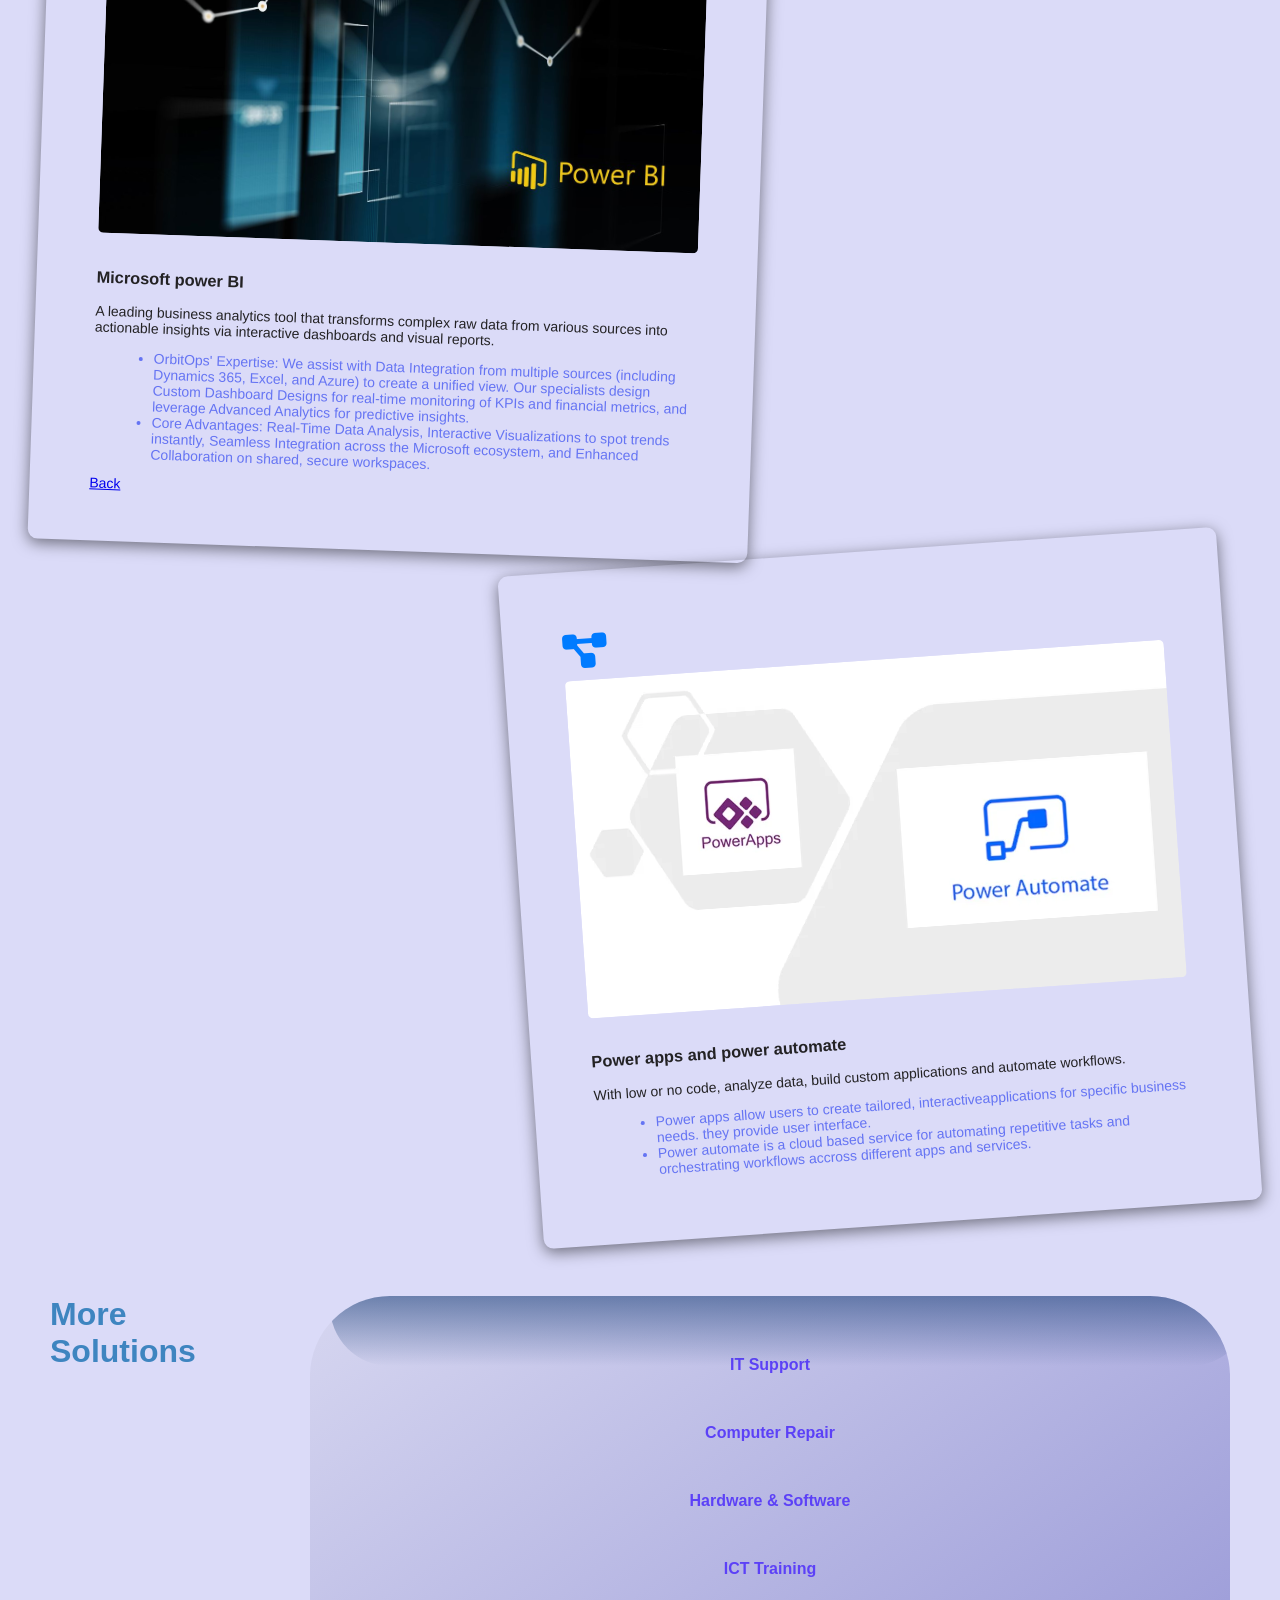
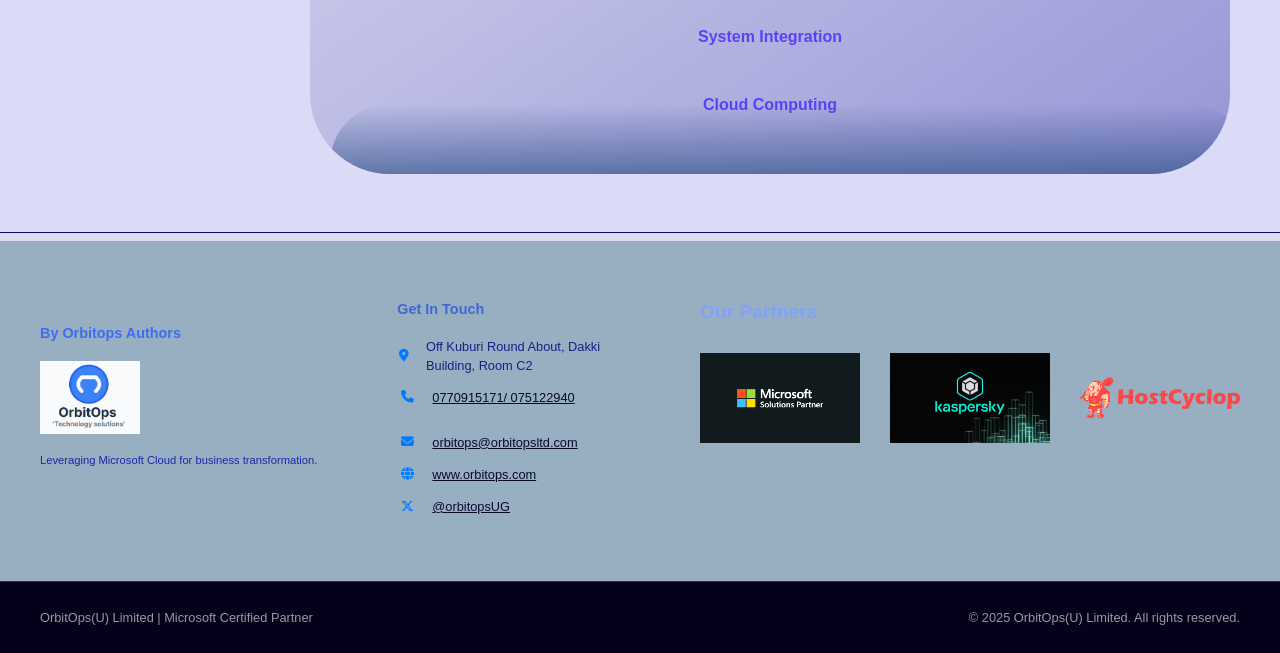
<file: services.html>
<!DOCTYPE html>
<html lang="en">
<head>
    <meta charset="UTF-8">
    <meta name="viewpoint" content="width=device-width, initial-scale=1.0">
    <title>
        Services
    </title>
    <link rel="stylesheet" href="style.css">
    <link rel="stylesheet" href="https://cdnjs.cloudflare.com/ajax/libs/font-awesome/6.5.1/css/all.min.css">
    
    </head>

<body>
    <header class="main-header">
        <div class="header-left">
    <h1> <i>OrbitOps (U) Limited</i>
        </div>
        <nav class="header-right">
            <a href="index.html">Home</a>
            <a href="services.html" class="active">Services</a>
            <a href="about.html">About</a>
            <a href="portfolio.html">Portfolio</a>
        </nav>
    </h1>
    </header>
    <hr>
    <section class="services-section">
    <section class="services-orbit">
    <div class="orbit-center">
    </div>

    <div class="orbit-container">
      <div class="orbit-item">
        <i class="fas fa-chart-line"></i>
        <span>M365 Business Central</span>
    </div>
      <div class="orbit-item">
        <i class="fa-brands fa-microsoft"></i>
        <span>Azure Cloud</span>
    </div>
      <div class="orbit-item">
        <i class="fa-solid fa-globe"></i>
        <span>Web Design & Hosting</span>
    </div>
      <div class="orbit-item">
        <i class="fa-solid fa-mobile-screen"></i>
        <span>Mobile App Dev</span>
    </div>
      <div class="orbit-item">
        <i class="fa-solid fa-headset"></i>
        <span>IT Support</span>
    </div>
      <div class="orbit-item">
        <i class="fa-solid fa-screwdriver-wrench"></i>
        <span>Computer Repair</span>
    </div>
      <div class="orbit-item">
        <i class="fa-solid fa-computer"></i>
        <span>Hardware & Software</span>
    </div>
      <div class="orbit-item">
        <i class="fa-solid fa-chalkboard-user"></i>
        <span>ICT Training</span>
    </div>
    </div>
  </section>

  <div class="services-hello">
    <h2><i>Products</i></h2>
    <p><strong>Get a comprehensive suite of Microsoft products and services that meet the needs of ugandan businesses.</strong></p>
    <p>A Microsoft certified Partner offering a range of Dynamics 365 Apps and other related IT services. Our partnership status
        reflects our expertise in Microsoft technologies and our commitment to delivering world-class solutions.</p>
  </div>
  </section>

  <section class="services-grid-container">
    <div class="grid-content">
  <h2><i>What we do!</i></h2>
  <p class="grid-services-intro">Your Data, Your Way-Visualize what matters most to you.</p>
  </div>

  <div class="service-grid">

    <div class="service-box-right">
        <div class="box content">
    <section id="business-central">
      <i class="fas fa-chart-line"></i>
      <div class="servmage">
        <img src="images/buz3.png" alt="Business central">
      </div>
      <div class="except">
     <h3>Dynamics 365 Business central (ERP)</h3>
      <p>An integrated Enterprise Resource Planning (ERP) solution designed for small to mid-sized businesses. It centralizes and unifies critical functions like financials, sales, supply chain, and customer service into one on premise or cloud-based platform.
</p>
<p>Microsoft Dynamics 365 Business Central (D365 BC) is Microsoft's modern, cloud-based Enterprise Resource Planning (ERP) solution. It serves as the unified successor to popular products like Dynamics NAV, GP, and SL. Built for small to upper mid-sized businesses, D365 BC is a comprehensive system designed to manage all core operations—from finances and manufacturing to supply chain, sales, and customer service. It also incorporates advanced, AI-powered features. Businesses have the flexibility to deploy D365 BC either in the Microsoft cloud or on-premises.
</p>
</div>
<button class="toggle-details" aria-expanded="false">Expand</button>
<div class="full-details-hidden">
<p>Dynamics 365 Business Central is a powerful, all-in-one ERP designed for speed and simplicity. It's engineered for fast implementation and easy configuration, with simplicity driving its design and usability.
</p>
<p>This robust solution empowers organizations by connecting and managing all core areas from a single solution: financials, sales, purchasing, inventory, projects, service, and operations. It's flexible, adaptable, and scalable, growing alongside your business.
</p>
<ul>Key Functional areas
    <li>Finance</li> <li>Sales</li> <li>Purchasing</li> <li>Inventory</li> <li>Project Management</li>
    <li>Production Planning & Manufucturing</li> <li>Warehouse management</li> <li>Realtionship and Service management</li>
    <li>Human Resources (HR)</li> <li>Fixed Assets Overview</li> <li>General and Local Business Functionality</li>
</ul>
<p>If you're looking to upgrade from Dynamics NAV, GP, Solomon, or another legacy ERP, Business Central is the ideal modern solution. It's available in both Online (Cloud) and On-premise deployment models to suit your specific needs.
</p>
<a href="index.html#business-central">Back</a>
</section>
    </div>
    </div>
    </div>

    <div class="service-box-left">
    <section id="azure-cloud">
      <i class="fa-brands fa-microsoft"></i>
      <div class="servmage">
        <img src="images/azurr.jpeg" alt="Azure Cloud">
      </div>
      <div class="except">
      <h3>Microsoft Azure cloud</h3>
      <p>Microsoft's premier cloud computing platform offering scalable, flexible, and secure services, including virtual machines, databases, and AI tools, on a pay-as-you-go model.
</p>
<ul>
    <li>OrbitOps' Expertise: We are Azure-certified experts in Cloud Migration and designing Customized Cloud Architectures (including hybrid solutions). We also offer Managed Cloud Services for ongoing resource monitoring, cost optimization, and security management.
</li>
<li>Core Advantages: On-Demand Scalability, Top-Tier Data Security (with built-in encryption and identity management), Cost Efficiency via resource optimization, and guaranteed Disaster Recovery and Business Continuity through geo-redundant storage.</li>
</ul>
</div>
<button class="toggle-details" aria-expanded="false">Expand</button>
<div class="full-details-hidden">
<p>At OrbitOps, we are your trusted guide for the entire Azure Cloud Migration journey. As a Microsoft Cloud Solution Partner (CSP), our certified consultants ensure a smooth, low-disruption transition for all your enterprise applications and databases, whether you're moving from in-house systems or another cloud.
</p>
<p>Our focus extends beyond just the move; we are committed to securing, optimizing, and managing your Azure environment for peak performance and cost efficiency.
</p>
<p>To ensure you maximize your investment, OrbitOps provides Azure Managed Services that keep your cloud infrastructure running smoothly and securely:
</p>
<ul>
    <li>Cost Management: We actively monitor usage and implement strategies to optimize spending and control cloud costs.
</li>
<li>Security Best Practices: We enforce robust security measures, including firewalls, encryption, and advanced threat protection to maintain a secure environment.
</li>
<li>Performance Monitoring: Continuous monitoring and regular assessments ensure applications run at their best.
</li>
<li>Proactive Management: Includes continuous monitoring, proactive updates, security patching, and comprehensive backup/disaster recovery solutions.
</li>
</ul>
<p>We also accelerate your development cycle with Azure DevOps Solutions, providing automated deployment pipelines, streamlined developer collaboration, and real-time performance and bug tracking.
</p>
<a href="index.html#azure-cloud">Back</a>
</div>
</section>
  </div>

    <div class="service-box-right">
      <i class="fa-brands fa-microsoft"></i>
      <div class="servmage">
        <img src="images/msoff.jpg">
      </div>
      <div class="except">
      <h3>Microsoft Office 365</h3>
      <p>The essential cloud-based productivity suite for modern collaboration and communication. It includes industry-standard applications (Word, Excel, Outlook, Teams, outlook) plus cloud storage (OneDrive, SharePoint) to enhance efficiency and connect teams seamlessly.
</p>
<ul>
    <li>OrbitOps' Role: We manage the entire process, including deployment and secure migration of legacy emails and files. We provide customized configuration for applications like Teams and SharePoint and offer comprehensive user training to maximize productivity.
</li>
<li>Core Advantages: Anytime, Anywhere Access for remote or distributed work, Enhanced Collaboration with real-time document sharing, and Robust Security and Compliance features (MFA, data encryption, advanced threat protection).
</li>
</ul>
</div>
<button class="toggle-details" aria-expanded="false">Expand</button>
<div class="full-details-hidden">
<p>Microsoft 365 is the ultimate cloud-based platform for modern productivity, combining essential apps and services to streamline communication, enhance teamwork, and simplify document management.
</p>
<p>By choosing OrbitOps, you gain a trusted partner to implement this solution across your organization, enabling unparalleled productivity and allowing you to utilize its seamless integration, security, and cross-device compatibility to the fullest.
</p>
    </div>
    </div>

    <div class="service-box-left">
    <section id="power-bi">
      <i class="fa-solid fa-chart-pie"></i> 
      <div class="servmage">
        <img src="images/bi5.jpg">
      </div>   
      <h3>Microsoft power BI</h3>
      <p>A leading business analytics tool that transforms complex raw data from various sources into actionable insights via interactive dashboards and visual reports.
</p>
<ul>
    <li>OrbitOps' Expertise: We assist with Data Integration from multiple sources (including Dynamics 365, Excel, and Azure) to create a unified view. Our specialists design Custom Dashboard Designs for real-time monitoring of KPIs and financial metrics, and leverage Advanced Analytics for predictive insights.
</li>
<li>Core Advantages: Real-Time Data Analysis, Interactive Visualizations to spot trends instantly, Seamless Integration across the Microsoft ecosystem, and Enhanced Collaboration on shared, secure workspaces.
</li>
</ul>
<a href="index.html#power-bi">Back</a>
</section>
 </div>
 
    <div class="service-box-right">
        <i class="fa-solid fa-diagram-project"></i>
        <div class="servmage">
            <img src="images/pow.webp">
        </div>
        <h3>Power apps and power automate</h3>
        <p>With low or no code, analyze data, build custom applications and automate workflows.</p>
        <ul>
            <li>Power apps allow users to create tailored, interactiveapplications for specific business needs. they provide user interface.</li>
        <li> Power automate is a cloud based service for automating repetitive tasks and orchestrating workflows accross different apps and services.</li>
        </ul>
    </div>
  </div>
</section>

<section class="solutions-section">
  <div class="solutions-heading">
    <h2>More Solutions</h2>
  </div>

  <div class="services-loop">
    <div class="service">IT Support</div>
    <div class="service">Computer Repair</div>
    <div class="service">Hardware & Software</div>
    <div class="service">ICT Training</div>
    <div class="service">System Integration</div>
    <div class="service">Cloud Computing</div>
  </div>
</section>

<hr class="footer-hr">
<footer class="home-page-footer">
    <div class="footer-top-content">
        <div class="footer-col-group">
            <div class="footer-branding">
                <h5>By Orbitops Authors</h5>
                <div class="logo-placeholder">
                    <img src="images/nlogo.PNG" alt="Company Logo" class="footer-logo">
                </div>
                <p class="company-tagline">Leveraging Microsoft Cloud for business transformation.</p>
            </div>

            <div class="footer-contact-info">
                <h6>Get In Touch</h6>
                <p>
                    <i class="fas fa-map-marker-alt"></i>Off Kuburi Round About, Dakki Building, Room C2
                </p>
                <p>
                    <i class="fas fa-phone"></i> <a href="tel:+256">0770915171/ 075122940</a> </p>
                <p>
                <p>
                    <i class="fas fa-envelope"></i> <a href="mailto:info@yourcompany.com">orbitops@orbitopsltd.com</a>
                </p>
                <p>
                    <i class="fas fa-globe"></i> <a href="https://www.yourcompany.com">www.orbitops.com</a>
                </p>
                <p>
                    <i class="fab fa-x-twitter"></i> <a href="https://x.com/YourCompanyIT">@orbitopsUG</a>
                </p>
            </div>
        </div>
        
        <div class="footer-col-partners">
            <h6>Our Partners</h6>
            <div class="partner-logos">
                <img src="images/partner.png" alt="Microsoft Partner Logo" class="partner-logo">
                <img src="images/kasp.jpeg" alt="Kaspersky Partner Logo" class="partner-logo">
                <img src="images/hostcyclop.png" alt="Hostcyclop Partner Logo" class="partner-logo">
            </div>
        </div>

    </div>
    
    <div class="footer-bottom-bar">
        <p>OrbitOps(U) Limited | Microsoft Certified Partner</p>
        <p>&copy; 2025 OrbitOps(U) Limited. All rights reserved.</p>
    </div>
</footer>



     <script src="script.js"></script>
   </body>

</html>
</file>
<file: style.css>
body {
  font-family: 'Poppins', sans-serif;
  margin: 0;
  background: #dbdbf8;
  color: #030303;
}

header {
  background: #ddddf0;
  color: rgb(17, 17, 17);
  padding: 10px 30px;
  display: flex;
  justify-content: space-between;
  align-items: center;
}
h1 {
    font-size: medium;
}

nav a {
  color: rgb(12, 11, 11);
  margin-left: 20px;
  text-decoration: none;
  font-weight: 500;
  font-size: large;
  font-family: Arial, sans-serif;
}
nav a.active {
    background-color: #1a1a99;
    color: rgb(234, 232, 240);
    border-radius: 5px;
}

hr {
    height: 4px;
    background-color: #150a66;
    border: none;
}

nav a:hover {
    text-decoration: underline;

}
#hero {
    position: relative;
    background-image: url(images/buz5.jpg);
    background-size: cover;
    background-position: center;
    height: 80vh;
    display: flex;
    align-items: center;
    justify-content: left;
    color: white;
    padding-left: 80px;
}
#hero ::before {
    content: '';
    position: absolute;
    top: 0; left: 0;
    width: 100%; height: 100%;
    background: rgba(red, green, blue, alpha);
    z-index: 0;
}
.hero-content {
    position: relative;
    z-index: 1;
    max-width: 600px;
}
.hero-content h2 {
    font-size: 3em;
    margin-bottom: 20px;
}

.hero-content p {
    font-size: 1.2em;
    margin-bottom: 30px;
}
.hero-buttons {
    display: flex;
    gap: 15px;
    z-index: 2;
}
.btn-primary, .btn-secondary {
  text-decoration: none;
  padding: 10px 20px;
  background-color: #2b1ba1;
  color: whitesmoke;
  border-radius: 4px;
  font-weight: bold;
  white-space: nowrap;
  transition: 0.3s;
  border: none;
  cursor: pointer;
  position: relative;
  z-index: 2;
}

.btn-primary:hover,
.btn-secondary:hover {
  background-color: #6355cf;
}


.updates {
    color: rgb(71, 40, 150);
    padding: 30px 80px;
    display: flex;
    justify-content: space-between;
    align-items: center;
}
.update-content h3{
    font-size: 1.5em;
    margin-top: 0;
    margin-bottom: 5px;
    font-weight: 600;
}
.update-content p{
    font-size: 1em;
    opacity: 0.8;
    margin-bottom: 0;
}
.btn-services {
    text-decoration: none;
    padding: 10px 20px;
    background-color: #1e0e99;
    color: whitesmoke;
    border-radius: 4px;
    font-weight: bold;
    white-space: nowrap;
    transition: 0.3s;
}
.btn-services:hover {
    background-color: #6355cf;

}
.features {
    background-color: none;
    padding: 60px 80px;
}
.features-header {
    max-width: 1200px;
    margin: 0 auto;
}
.features-label {
    color: #190b81;
    font-size: 2.0em;
    font-weight: 600;
    margin-bottom: 5px;
}
.section-heading {
    font-size: 1.5em;
    color: #0e0936;
    margin-top: 0;
    margin-bottom: 40px;
}
.card-container-bc {
    display: flex;
    gap: 30px;
}
.bc-card {
    flex: 1;
    background-color: #dbdbf8;
    border-radius: 8px;
    box-shadow: 0 4px 12px rgba(0, 0, 0, 0.08);
    overflow: hidden;
    text-align: left;
    display: flex;
    flex-direction: column;
}
.card-image-wrapper {
    max-height: 200px;
    overflow: hidden;
    border-top-left-radius: 8px;
    border-bottom-right-radius: 8px;
}
.card-image {
    width: 100%;
    object-fit: cover;
    transition: 0.3s;
    display: block;
}
.bc-card:hover .card-image {
    transform: scale(1.05);
}
.card-body {
    padding: 20px 25px;
    flex-grow: 1;
    display: flex;
    flex-direction: column;

}
.card-body p {
    color: #030322;
    font-size: 1.0em;
    line-height: 1.5;
    flex-grow: 1;
    align-items: flex-start;
}
.bc-link {
    color: #3f0b92;
    text-decoration: none;
    font-weight: bold;
    margin-top: 15px;
    display: flex;
    align-items: center;
    transform: scale(1.05);
}

.arrow-icon {
    color: #3f0b92;
    font-size: 0.9em;
    margin-right: 5px;
    transform: scale(1.05);
}
.section-divider {
    border: none;
    border-top: 1px solid #060827;
    max-width: 1200px;
    margin: 60px auto; 
    height: auto;
}
.services-and-banner {
    background-color: none;
    padding: 60px 40px; 
    max-width: 1200px;
    margin: 0 auto;
    display: flex;
    align-items: flex-start; 
    gap: 30px; 
    flex: 2;
}
.servban-content {
    flex: 3; 
    color: #084e7c; 
}
.servban-heading {
    font-size: 2.5em;
    color: #3187e4; 
    margin-top: 0;
    margin-bottom: 20px;
    text-align: left;
}
.servban-intro {
    font-size: 1.1em;
    line-height: 1.6;
    margin-bottom: 30px;
}
.servban-list {
    list-style: none;
    padding: 0;
    margin: 0;
}
.servban-list li {
    font-size: 1.05em;
    line-height: 1.8;
    margin-bottom: 15px;
    display: flex; 
    align-items: flex-start;
    color: #3187e4;
}
.servban-icon {
    font-size: 0.5em;
    color: #1e6899; 
    margin-right: 15px; 
    flex-shrink: 0; 
}
.servban-list strong {
    color: #1f558b; 
}
.servban-banner {
    flex: 2; 
    display: flex;
    justify-content: left;
    align-items: center;
    padding-top: 170px;
}

.servban-banner .banner-image {
    max-width: 100%;
    height: auto; 
    display: block;
}
.feature-grid-section {
    padding: 80px 40px; 
    text-align: center; 
}
.feature-grid-container {
    max-width: 1200px;
    margin: 0 auto;
}
.grid-heading {
    font-size: 2.5em;
    color: #2e89eb;
    margin-bottom: 10px;
}
.grid-subheading {
    font-size: 1.2em;
    color: #585b5e;
    margin-bottom: 50px;
}
.feature-grid-container {
    display: grid;
    grid-template-columns: 1fr 1fr;
    gap: 50px; 
    align-items: start; 
}
.feature-item {
    padding: 30px;
    border-radius: 8px;
    transition: transform 0.3s, box-shadow 0.3s;
    text-align: left; 
}
.feature-item:hover {
    transform: translateY(-5px); 
    box-shadow: 0 10px 20px rgba(0, 0, 0, 0.1); 
}
.grid-icon {
    font-size: 2.5em; 
    color: #007bff;
    margin-bottom: 15px;
    display: block;
    width: 100%; 
}
.feature-item .title {
    font-size: 1.2em;
    color: #268cfa;
    margin-top: 0;
    margin-bottom: 10px;
}

.feature-item p {
    color: #404852;
    font-size: 1em;
    line-height: 1.5;
}
.footer-hr {
    height: 1px;
}
.home-page-footer {
    color: #183899; 
    background-color: #98afc2;
}
.footer-top-content {
    max-width: 1200px; 
    margin: 0 auto; 
    padding: 60px 40px; 
    display: flex; 
    justify-content: space-between; 
    align-items: flex-start;
    gap: 80px;
}
.footer-col-group {
    flex: 3;
    display: flex; 
    align-items: flex-start; 
    gap: 80px; 
}
.footer-logo {
    max-width: 100px;
    height: auto; 
    display: block;
    margin-bottom: 20px;
}

.footer-branding h5 {
    font-size: 0.9em; 
    color: #3d6df0; 
    margin-bottom: 20px;
}
.company-tagline {
    font-size: 0.7em;
    color: #1a28aa;
    margin-top: 10px;
}
.footer-contact-info {
    flex: 2;
    padding: 0;
}
.footer-contact-info h6 {
    color: #3f67d4;
    margin-bottom: 20px;
    font-size: 0.9em;
    margin-top: 0px;
}
.footer-contact-info p {
    display: flex; 
    align-items: center; 
    font-size: 0.8em;
    line-height: 1.5;
    color: #142086;
    margin-bottom: 5px;
}
.footer-contact-info a {
    color: #09092e;
    text-decoration: underline; 
    transition: color 0.3s;
}
.footer-contact-info a:hover {
    color: #3338e4; 
}
.footer-contact-info i {
    margin-right: 15px; 
    color: #007bff; 
    width: 20px; 
    text-align: center;
}
.footer-col-partners {
    flex: 2;
    padding-left: 0px;
}
.footer-col-partners h6 {
    color: rgb(130, 162, 248); 
    font-size: 1.2em;
    margin-top: 0;
    margin-bottom: 30px;
}
.partner-logos {
    display: flex; 
    gap: 30px; 
    align-items: center;
}
.partner-logo {
    height: 50px;
    width: auto;
    filter: brightness(1.2); 
}
.footer-bottom-bar {
    border-top: 1px solid #333;
    background-color: #05011a; 
    padding: 15px 40px;
    font-size: 0.8em;
    color: #999;
    display: flex; 
    justify-content: space-between;
    max-width: 1200px;
    margin: 0 auto;
}
.services-section {
    display: flex;
    align-items: left;
    justify-content: center;
    gap: 200px;
    padding: 60px 40px;

}
.services-orbit {
  font-family: "Poppins", sans-serif;
  display: flex;
  justify-content: center;
  align-items: center;
  height: 100vh;
  position: relative;
  width: 400px;
  height: 400px;
}
.orbit-center {
  position: absolute;
  top: 50%;
  left: 50%;
  transform: translate(-50%, -50%);
  text-align: center;
  z-index: 10;
  padding: 40px 40px;

}

.orbit-container {
  width: 100%;
  height: 100%;
  position: absolute;
  border-radius: 50%;
  animation: rotate 5s linear;
  }

.orbit-item {
  position: absolute;
  top: 50%;
  left: 50%;
  transform-origin: 0 -160px;
  text-align: center;
}

.orbit-item i {
  font-size: 40px;
  color: #0078d7;
}

.orbit-item span {
  display: block;
  font-size: 9px;
  margin-top: 6px;
  color: #6252f3;
}

.orbit-item:nth-child(1) { transform: rotate(0deg) translateX(160px) rotate(0deg); }
.orbit-item:nth-child(2) { transform: rotate(45deg) translateX(160px) rotate(-45deg); }
.orbit-item:nth-child(3) { transform: rotate(90deg) translateX(160px) rotate(-90deg); }
.orbit-item:nth-child(4) { transform: rotate(135deg) translateX(160px) rotate(-135deg); }
.orbit-item:nth-child(5) { transform: rotate(180deg) translateX(160px) rotate(-180deg); }
.orbit-item:nth-child(6) { transform: rotate(225deg) translateX(160px) rotate(-225deg); }
.orbit-item:nth-child(7) { transform: rotate(270deg) translateX(160px) rotate(-270deg); }
.orbit-item:nth-child(8) { transform: rotate(315deg) translateX(160px) rotate(-315deg); }

@keyframes rotate {
  from { transform: rotate(0deg); }
  to { transform: rotate(360deg); }
}

.orbit-container.paused {
  animation-play-state: paused;
}
.services-hello {
    flex: 1;
    max-width: 450px;
    padding-right: 0px;
}
.services-hello h2 {
    font-size: 30px;
    margin-bottom: 18px;
    color: #138cf0;
}
.services-hello p {
    margin-bottom: 18px;
    line-height: 30px;
    font-size: 15px;
    color: #138cf0;
}
.services-hello p strong {
    margin-bottom: 20px;
    font-size: 40px;
    color: #3f22c0;
    text-align: center;
}
html {
  scroll-behavior: smooth;
}
.services-grid-container {
  width: 100%;
  max-width: 1200px; 
  margin: 0 auto;
  padding: 20px;
}

.grid-content {
  text-align: left;
  margin-bottom: 50px;
  color: #3f22c0;
}

.service-grid {
  display: flex;
  flex-direction: column;
  gap: 50px; 
}
.service-box-right,
.service-box-left {
  max-width: 600px;
  background-color: none; 
  color: #232224;
  padding: 60px;
  border-radius: 10px;
  box-shadow: 0 4px 15px rgba(0, 0, 0, 0.5);
  font-size: 14px;
  font-weight: 100;
  padding-bottom: 50px;
}

.except {
  text-align: left;
}

.service-box-right i,
.service-box-left i {
  font-size: 2.8em;
  color: #007bff; 
  margin-bottom: 10px;
}

.servmage img {
  max-width: 100%;
  height: auto;
  border-radius: 5px;
  margin-bottom: 15px;
}

.except h3 {
  margin-top: 0;
  color: rgb(108, 52, 250);
}
.service-box-right {
  margin-left: auto; 
  margin-right: 0; 
  max-width: 600px; 
  transform: rotate(-4deg); 
  transition: transform 0.3s ease-in-out, box-shadow 0.3s ease-in-out;
}

.service-box-left {
  margin-right: auto;
  margin-left: 0;
  max-width: 600px;
  transform: rotate(2deg); 
  transition: transform 0.3s ease-in-out, box-shadow 0.3s ease-in-out;
}

.full-details-hidden {
  max-height: 0;
  overflow: hidden;
  opacity: 0;
  transition: max-height 0.5s ease-in-out, opacity 0.3s ease-in-out;
}

.full-details-hidden.visible {
  max-height: 2000px; 
  opacity: 1;
  padding-top: 15px; 
}

.toggle-details {
  background: #007bff;
  color: white;
  border: none;
  padding: 10px 20px;
  border-radius: 5px;
  cursor: pointer;
  margin-top: 10px;
  float: left; 
}
.except:after {
  content: "";
  display: table;
  clear: both;
}
.service-box-right:hover,
.service-box-left:hover {
  transform: rotate(0deg) scale(1.02); 
  box-shadow: 0 8px 20px rgba(0, 0, 0, 0.7); 
}
.solutions-section {
  display: flex;
  align-items: flex-start;
  gap: 40px;
  padding: 50px;
  background: none;
  color: #cac3f1;
}

.solutions-heading {
  width: 20%; 
}

.solutions-heading h2 {
  font-size: 2.0rem;
  font-weight: 700;
  margin: 0;
  color: #3e85c0;
}

.services-loop {
  width: 80%;
  display: flex;
  flex-direction: column;
  gap: 10px;
  padding: 40px 20px;
  border-radius: 80px;
  background: linear-gradient(145deg, #d6d6f0, #9696d6);
  position: relative;
  overflow: hidden;
  color: #5c41f7;
}

.services-loop::before,
.services-loop::after {
  content: "";
  position: absolute;
  width: 100%;
  height: 120px;
  background: linear-gradient(to bottom, #22467e, transparent);
  border-radius: 80px;
}

.services-loop::before {
  top: -50px;
}

.services-loop::after {
  bottom: -50px;
  transform: rotate(180deg);
}

.service {
  padding: 20px;
  border-radius: 10px;
  background: none;
  text-align: center;
  font-weight: 600;
}
.hero-about {
    position: relative;
    width: 100%;
    height: 70vh;
    background: url('images/part.png') no-repeat center center/cover;
    display: flex;
    align-items: center;
    color: #fff;
}

.hero-about::before {
    content: "";
    position: absolute;
    top: 0;
    left: 0;
    width: 100%;
    height: 100%;
    background: rgba(0,0,0,0.6);
}

.hero-content {
    position: relative;
    max-width: 700px;
    margin-left: 80px;
    padding-left: 20px;
    border-left: 4px solid #ebb71b; 
}


.about-link {
    font-size: 16px;
    text-transform: uppercase;
    opacity: 2.0;
    color: #988cf3;
}

.hero-content h1 {
    font-size: 48px;
    font-weight: 700;
    margin: 10px 0;
}

.hero-content p {
    font-size: 18px;
    line-height: 1.6;
    max-width: 600px;
}
.vision-section {
    display: flex;
    gap: 50px;
    padding: 60px 80px;
    align-items: flex-start;
}

.vision-left {
    width: 40%;
}

.small-title {
    font-size: 20px;
    font-weight: 500;
    margin-bottom: 10px;
    color: #2a0a7a;
}

.big-text {
    font-size: 40px;
    line-height: 1.2;
    font-weight: 700;
    color: #223fc0; /* red like Makerere */
}

.vision-right {
    width: 60%;
}

.vision-right p {
    font-size: 17px;
    line-height: 1.7;
    color: #162eb8;
    margin-bottom: 20px;
}
main {
  padding: 60px 80px;

  line-height: 2.0em;
}
main, h4 {
    text-align: left;
    font-size: 20px;
    color: #3d6df0;
}

.child-partners {
  display: flex;
  flex-wrap: wrap;
  gap: 20px;
  margin: 20px 0;
}
#microsoft-partner p {
    color: #545d64;
}

.child-partners .child-partner {
  flex: 1 1 200px;
  padding: 15px;
  border: none;
  border-radius: 8px;
  background-color: none;
  text-align: center;
  color: #9a81f5;
}
.child-partners .child-partner p, li {
    color: #6574f3;
}

table {
  width: 60%;
  border-collapse: collapse;
  margin: 20px 250px;
  align-items: right;
}

table, th, td {
  border: 1px solid #1a1818;
}

th, td {
  padding: 10px;
  text-align: left;
  color: #2a2b2c;
}

ul, ol {
  margin-left: 20px;
}
.partner-header {
  display: flex;
  align-items: center;
  gap: 15px;
  color: #1d70ac;
}

.partner-logo {
  width: 160px; 
  height: auto;
}

.child-partners {
  display: flex;
  flex-wrap: wrap;
  gap: 20px;
  
}

.child-partner {
  flex: 1 1 200px;
  padding: 20px;
  border: 1px solid none;
  border-radius: 8px;
  background-color: none;
  display: flex;
  flex-direction: column;
  align-items: center;
  text-align: left;
  padding-top: 50px;
}

.child-logo {
  width: 100px;
  height: auto;
  margin-bottom: 10px;
}
</file>
